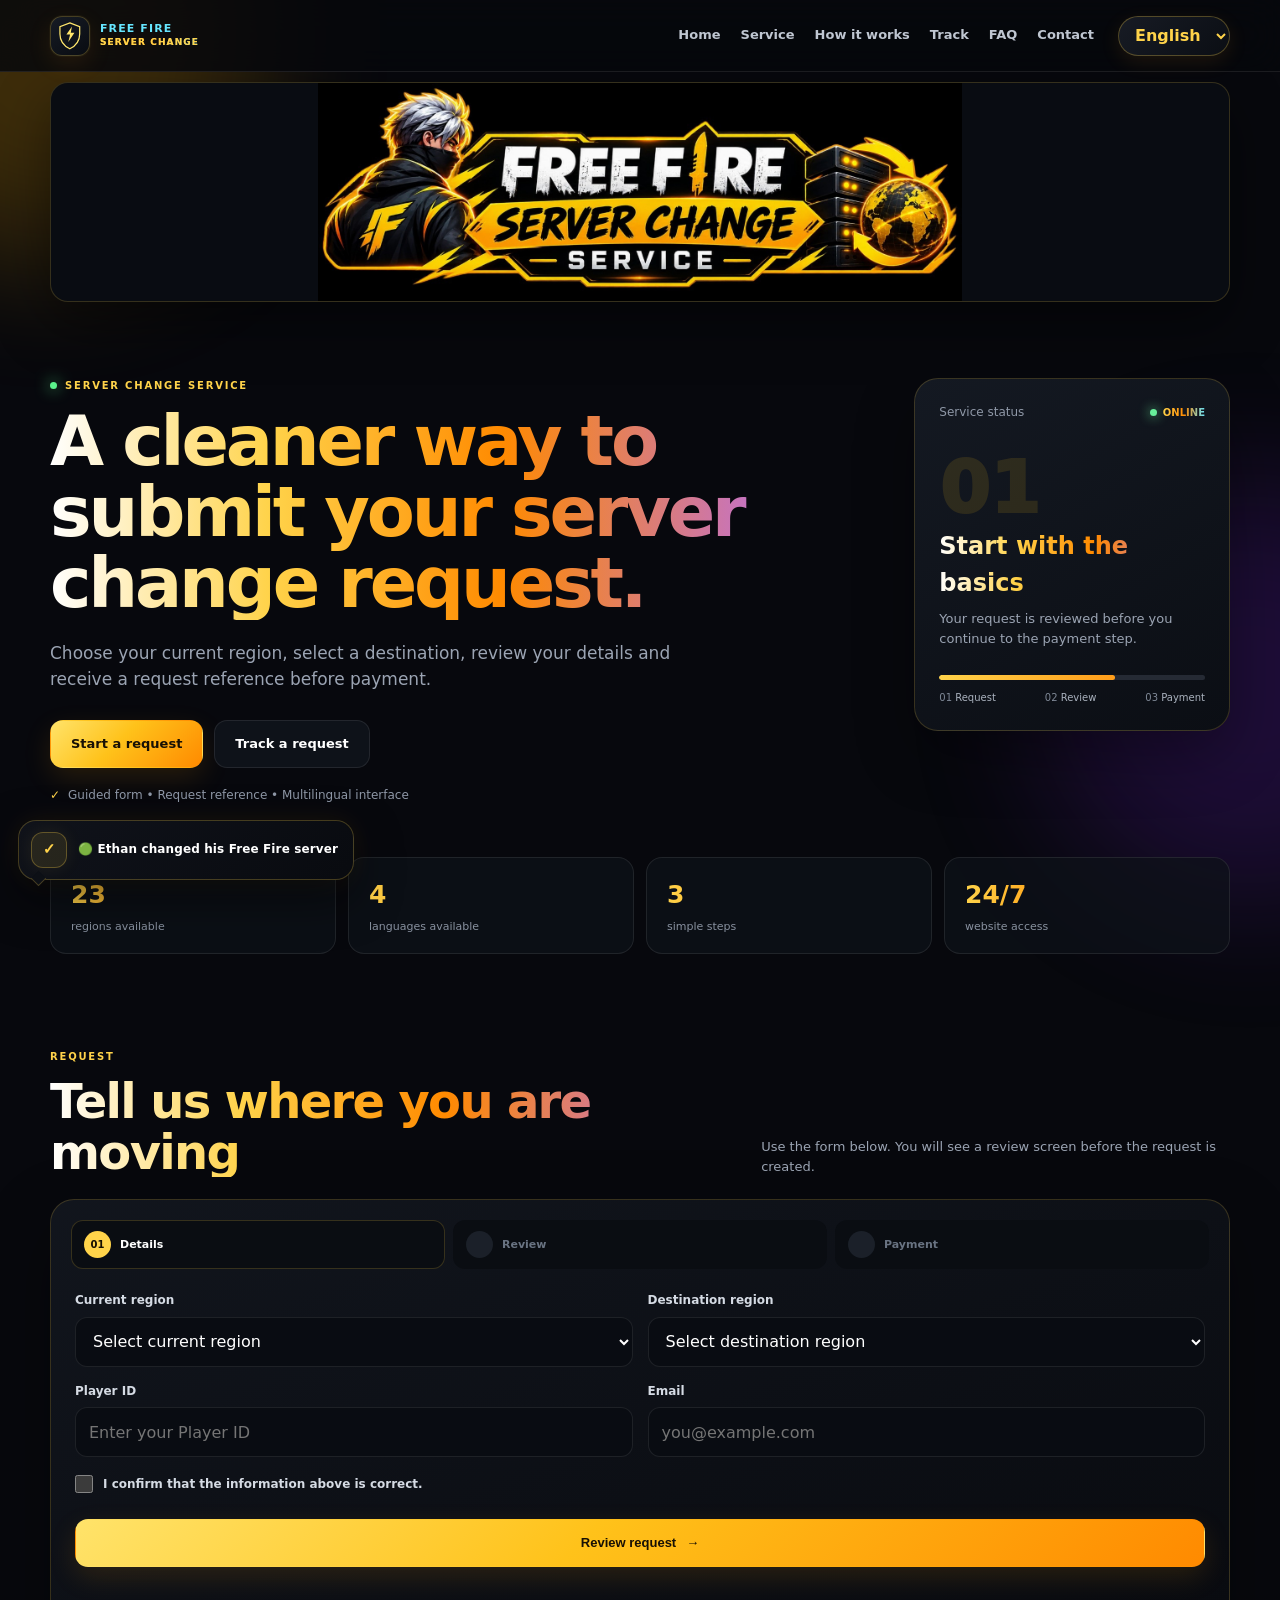
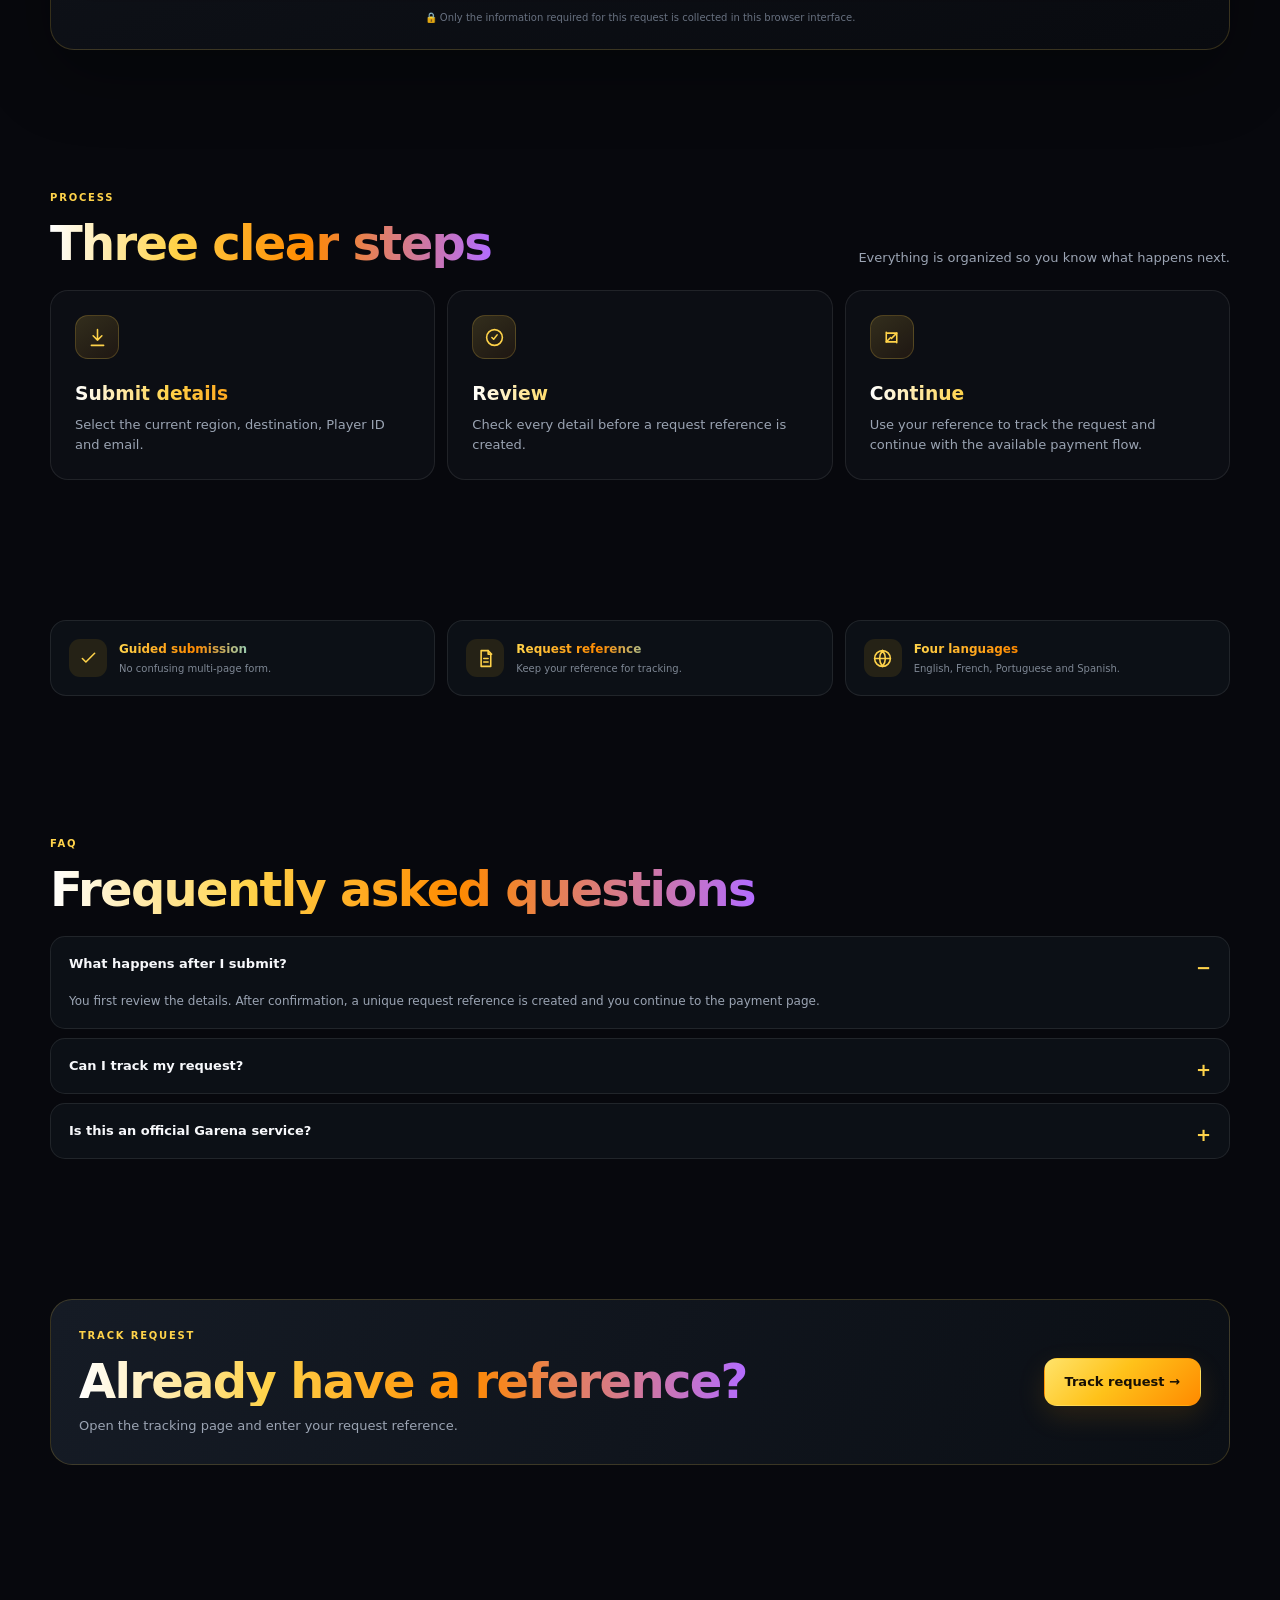
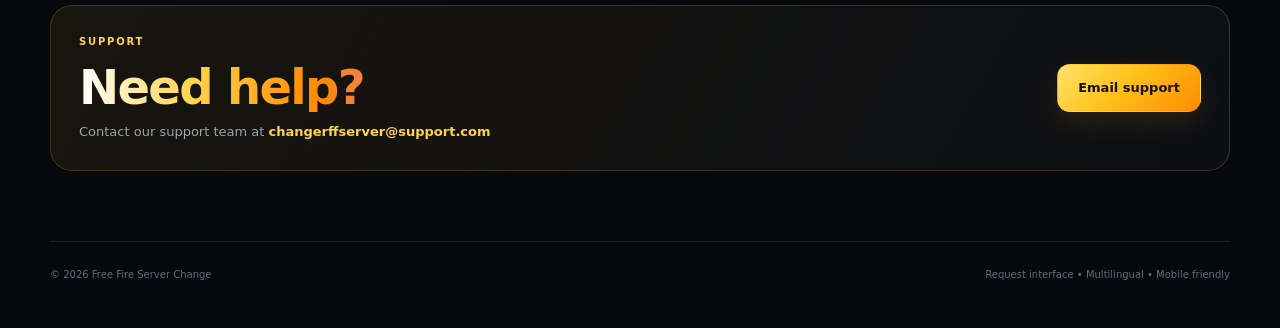
<file: index.html>
<!doctype html>
<html lang="en" dir="ltr">
<head>
<meta charset="utf-8">
<meta name="viewport" content="width=device-width,initial-scale=1,viewport-fit=cover">
<meta name="theme-color" content="#08090d">
<meta name="color-scheme" content="dark">
<meta name="description" content="A clean, multilingual interface for Free Fire server change requests.">
<title>Free Fire Server Change</title>
<link rel="stylesheet" href="style-v4.css?v=20260922-2">
<link rel="icon" type="image/jpeg" href="site-logo.jpg">
</head>
<body>
<div class="ambient ambient-a"></div><div class="ambient ambient-b"></div>
<header class="header" id="top">
  <a class="brand" href="#home" aria-label="Free Fire Server Change">
    <span class="brand-mark"><svg class="brand-svg" viewBox="0 0 48 48" aria-hidden="true"><defs><linearGradient id="lg" x1="8" y1="4" x2="40" y2="44"><stop stop-color="#FFE66B"/><stop offset=".5" stop-color="#FFC21A"/><stop offset="1" stop-color="#FF8A00"/></linearGradient></defs><path d="M24 3 40 9v12c0 10.5-6.4 19.3-16 24C14.4 40.3 8 31.5 8 21V9l16-6Z" fill="#10141B" stroke="url(#lg)" stroke-width="2"/><path d="m27.5 9-9 13h6l-3 12 10-15h-6l2-10Z" fill="url(#lg)"/></svg></span>
    <span class="brand-copy">FREE FIRE <b>SERVER CHANGE</b></span>
  </a>
  <nav id="nav" aria-label="Primary navigation">
    <a href="#home" data-i18n="home">Home</a>
    <a href="#service" data-i18n="service">Service</a>
    <a href="#how" data-i18n="how">How it works</a>
    <a href="track.html" data-i18n="trackNav">Track</a>
    <a href="#faq" data-i18n="faq">FAQ</a>
    <a href="#contact" data-i18n="contact">Contact</a>
  </nav>
  <div class="header-tools">
    <select id="language" aria-label="Language" data-i18n-aria="languageLabel">
      <option value="en">English</option><option value="fr">Français</option><option value="pt">Português</option><option value="es">Español</option>
    </select>
    <button class="menu" id="menu" aria-label="Open menu" aria-expanded="false">☰</button>
  </div>
</header>

<main id="home">
<section class="banner-wrap">
  <img class="site-banner" src="site-banner.jpg" alt="Free Fire Server Change">
</section>

<section class="hero wrap">
  <div class="hero-copy">
    <div class="eyebrow"><span class="pulse"></span><span data-i18n="eyebrow">SERVER CHANGE SERVICE</span></div>
    <h1 data-i18n="heroTitle">A cleaner way to submit your <em>server change</em> request.</h1>
    <p data-i18n="heroText">Choose your current region, select a destination, review your details and receive a request reference before payment.</p>
    <div class="actions">
      <a class="btn primary" href="#service" data-i18n="start">Start a request <span>→</span></a>
      <a class="btn ghost" href="track.html" data-i18n="trackCta">Track a request</a>
    </div>
    <div class="hero-note"><span>✓</span><span data-i18n="heroNote">Guided form • Request reference • Multilingual interface</span></div>
  </div>
  <aside class="hero-panel">
    <div class="panel-top"><span data-i18n="status">Service status</span><span class="status-pill"><i></i> <b>ONLINE</b></span></div>
    <div class="panel-number">01</div>
    <h3 data-i18n="panelTitle">Start with the basics</h3>
    <p data-i18n="panelText">Your request is reviewed before you continue to the payment step.</p>
    <div class="mini-progress"><span></span></div>
    <div class="mini-labels"><span>01 <small data-i18n="stepMini1">Request</small></span><span>02 <small data-i18n="stepMini2">Review</small></span><span>03 <small data-i18n="stepMini3">Payment</small></span></div>
  </aside>
</section>

<section class="stats wrap" aria-label="Service features">
  <div class="stat"><strong>23</strong><span data-i18n="regionsCount">regions available</span></div>
  <div class="stat"><strong>4</strong><span data-i18n="languages">languages available</span></div>
  <div class="stat"><strong>3</strong><span data-i18n="stepsCount">simple steps</span></div>
  <div class="stat"><strong>24/7</strong><span data-i18n="access">website access</span></div>
</section>

<section id="service" class="section wrap">
  <div class="section-head">
    <div><div class="eyebrow" data-i18n="serviceEyebrow">REQUEST</div><h2 data-i18n="serviceTitle">Tell us where you're moving</h2></div>
    <p data-i18n="serviceText">Use the form below. You will see a review screen before the request is created.</p>
  </div>
  <div class="request-shell">
    <div class="stepper"><span class="active"><b>01</b><i data-i18n="stepLabel1">Details</i></span><span><b>02</b><i data-i18n="stepLabel2">Review</i></span><span><b>03</b><i data-i18n="stepLabel3">Payment</i></span></div>
    <form id="requestForm" class="request-card">
      <div class="grid">
        <label><span data-i18n="current">Current region</span><select id="current" required><option value="" selected disabled data-i18n="selectCurrent">Select current region</option></select></label>
        <label><span data-i18n="destination">Destination region</span><select id="destination" required><option value="" selected disabled data-i18n="selectDestination">Select destination region</option></select></label>
        <label><span data-i18n="player">Player ID</span><input id="player" inputmode="numeric" pattern="[0-9]{5,15}" minlength="5" maxlength="15" required placeholder="Enter your Player ID" data-i18n-placeholder="playerPlaceholder"></label>
        <label><span data-i18n="email">Email</span><input id="email" type="email" autocomplete="email" required placeholder="you@example.com" data-i18n-placeholder="emailPlaceholder"></label>
      </div>
      <label class="check"><input id="confirm" type="checkbox" required><span data-i18n="confirm">I confirm that the information above is correct.</span></label>
      <button class="btn primary full" type="submit"><span data-i18n="continue">Review request</span><span>→</span></button>
      <p id="message" class="message" role="alert"></p>
      <p class="privacy-note">🔒 <span data-i18n="privacy">Only the information required for this request is collected in this browser interface.</span></p>
    </form>

    <div id="reviewPanel" class="review-panel" hidden>
      <div class="review-head"><div><div class="eyebrow" data-i18n="reviewEyebrow">REVIEW</div><h3 data-i18n="reviewTitle">Check your request</h3></div><span class="review-step">02</span></div>
      <div class="review-grid">
        <div><small data-i18n="current">Current region</small><strong id="reviewCurrent"></strong></div>
        <div><small data-i18n="destination">Destination region</small><strong id="reviewDestination"></strong></div>
        <div><small data-i18n="player">Player ID</small><strong id="reviewPlayer"></strong></div>
        <div><small data-i18n="email">Email</small><strong id="reviewEmail"></strong></div>
      </div>
      <div class="review-actions"><button id="editRequest" class="btn ghost" type="button" data-i18n="editRequest">Edit</button><button id="confirmRequest" class="btn primary" type="button" data-i18n="continuePayment">Continue to payment →</button></div>
    </div>
  </div>
</section>

<section id="how" class="section wrap">
  <div class="section-head"><div><div class="eyebrow" data-i18n="processEyebrow">PROCESS</div><h2 data-i18n="howTitle">Three clear steps</h2></div><p data-i18n="processText">Everything is organized so you know what happens next.</p></div>
  <div class="steps">
    <article><div class="step-icon"><svg viewBox="0 0 24 24" aria-hidden="true"><path d="M12 3v12m0 0 5-5m-5 5-5-5M5 21h14"/></svg></div><h3 data-i18n="step1t">Submit details</h3><p data-i18n="step1">Select the current region, destination, Player ID and email.</p></article>
    <article><div class="step-icon"><svg viewBox="0 0 24 24" aria-hidden="true"><path d="m9 12 2 2 4-5"/><circle cx="12" cy="12" r="9"/></svg></div><h3 data-i18n="step2t">Review</h3><p data-i18n="step2">Check every detail before a request reference is created.</p></article>
    <article><div class="step-icon"><svg viewBox="0 0 24 24" aria-hidden="true"><path d="M7 7h11v11"/><path d="m18 7-6 6"/><path d="M17 17H6V6"/><path d="m6 17 5-5"/></svg></div><h3 data-i18n="step3t">Continue</h3><p data-i18n="step3">Use your reference to track the request and continue with the available payment flow.</p></article>
  </div>
</section>

<section class="section wrap trust-strip">
  <div><span class="trust-icon"><svg viewBox="0 0 24 24" aria-hidden="true"><path d="m5 12 4 4L19 6"/></svg></span><div><strong data-i18n="trust1t">Guided submission</strong><small data-i18n="trust1">No confusing multi-page form.</small></div></div>
  <div><span class="trust-icon"><svg viewBox="0 0 24 24" aria-hidden="true"><path d="M7 3h8l3 3v15H7z"/><path d="M15 3v4h4M10 12h5M10 16h5"/></svg></span><div><strong data-i18n="trust2t">Request reference</strong><small data-i18n="trust2">Keep your reference for tracking.</small></div></div>
  <div><span class="trust-icon"><svg viewBox="0 0 24 24" aria-hidden="true"><circle cx="12" cy="12" r="9"/><path d="M3 12h18M12 3a14 14 0 0 1 0 18M12 3a14 14 0 0 0 0 18"/></svg></span><div><strong data-i18n="trust3t">Five languages</strong><small data-i18n="trust3">English, French, Portuguese and Spanish.</small></div></div>
</section>

<section id="faq" class="section wrap">
  <div class="section-head"><div><div class="eyebrow">FAQ</div><h2 data-i18n="faqTitle">Frequently asked questions</h2></div></div>
  <div class="faq">
    <details open><summary data-i18n="faq1q">What happens after I submit?</summary><p data-i18n="faq1a">You first review the details. After confirmation, a unique request reference is created and you continue to the payment page.</p></details>
    <details><summary data-i18n="faq2q">Can I track my request?</summary><p data-i18n="faq2a">Yes. Keep your request reference and use the Track page. Requests are stored in the shared database and can be tracked from any device.</p></details>
    <details><summary data-i18n="faq3q">Is this an official Garena service?</summary><p data-i18n="faq3a">No official affiliation with Garena is claimed by this website. Service availability depends on the actual authorized service behind the request.</p></details>
  </div>
</section>

<section id="track" class="section wrap track-section">
  <div class="track-cta"><div><div class="eyebrow" data-i18n="trackEyebrow">TRACK REQUEST</div><h2 data-i18n="trackTitle">Already have a reference?</h2><p data-i18n="trackText">Open the tracking page and enter your request reference.</p></div><a class="btn primary" href="track.html" data-i18n="trackButton">Track request →</a></div>
</section>

<section id="contact" class="section wrap">
  <div class="contact"><div><div class="eyebrow" data-i18n="contactEyebrow">SUPPORT</div><h2 data-i18n="contactTitle">Need help?</h2><p><span data-i18n="contactText">Contact our support team at</span> <a href="mailto:changerffserver@support.com">changerffserver@support.com</a></p></div><a class="btn primary" href="mailto:changerffserver@support.com?subject=Free%20Fire%20Server%20Change%20Support" data-i18n="emailSupport">✉ Email support</a></div>
</section>
</main>
<footer><span>© <span id="year"></span> Free Fire Server Change</span><span data-i18n="footer">Request interface • Multilingual • Mobile friendly</span></footer>
<script src="app-v3.js?v=20260922-2"></script>
<script src="activity.js?v=20260922-2"></script>
</body>
</html>
</file>
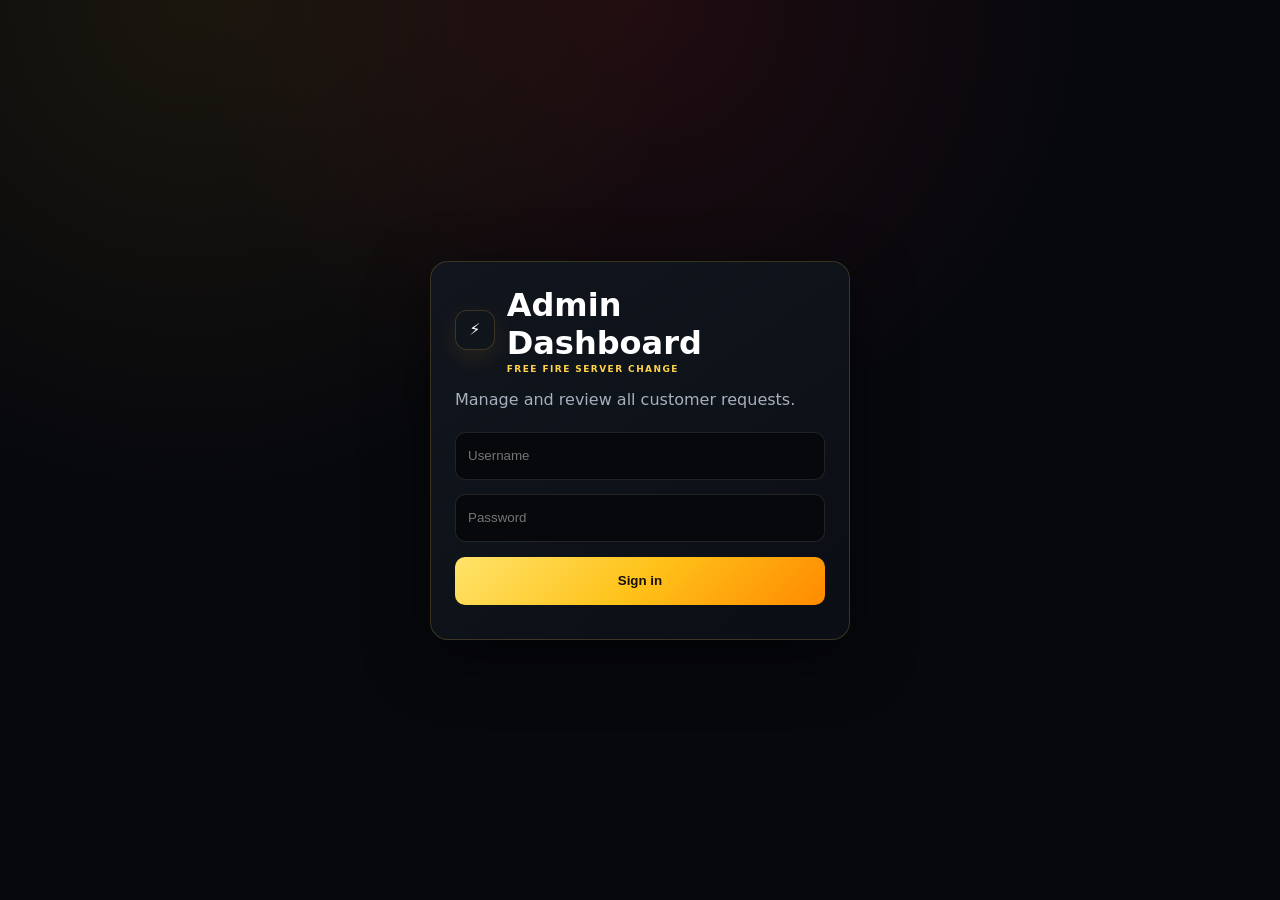
<file: admin.html>
<!doctype html>
<html lang="en"><head><meta charset="utf-8"><meta name="theme-color" content="#07080c"><meta name="viewport" content="width=device-width,initial-scale=1"><title>Admin — Free Fire Server Change</title><link rel="stylesheet" href="admin-v2.css"><link rel="icon" href="site-logo.jpg"></head>
<body><main class="login" id="login"><div class="box"><div class="admin-logo"><span class="brand-mark">⚡</span><div><h1>Admin Dashboard</h1><p class="admin-sub">FREE FIRE SERVER CHANGE</p></div></div><p>Manage and review all customer requests.</p><input id="user" placeholder="Username" autocomplete="username"><input id="pass" type="password" placeholder="Password" autocomplete="current-password"><button id="loginBtn">Sign in</button><small id="err"></small></div></main>
<main class="dash hidden" id="dash"><header><div><b>FREE FIRE SERVER CHANGE</b><span>Admin Dashboard</span></div><div><a href="index.html">Open website</a><button id="refresh">Refresh</button><button id="logout">Log out</button></div></header>
<section class="cards"><div><b id="count">0</b><span>Total requests</span></div><div><b id="pending">0</b><span>Pending review</span></div><div><b id="paid">0</b><span>Payment selected</span></div></section>
<section class="panel"><div class="panel-head"><h2>All requests</h2><div><select id="filter"><option value="all">All</option><option value="Pending">Pending</option><option value="Approved">Approved</option><option value="Completed">Completed</option><option value="Rejected">Rejected</option></select><button id="clear">Clear all</button></div></div><div id="requests"></div></section></main>
<script src="admin.js"></script></body></html>
</file>
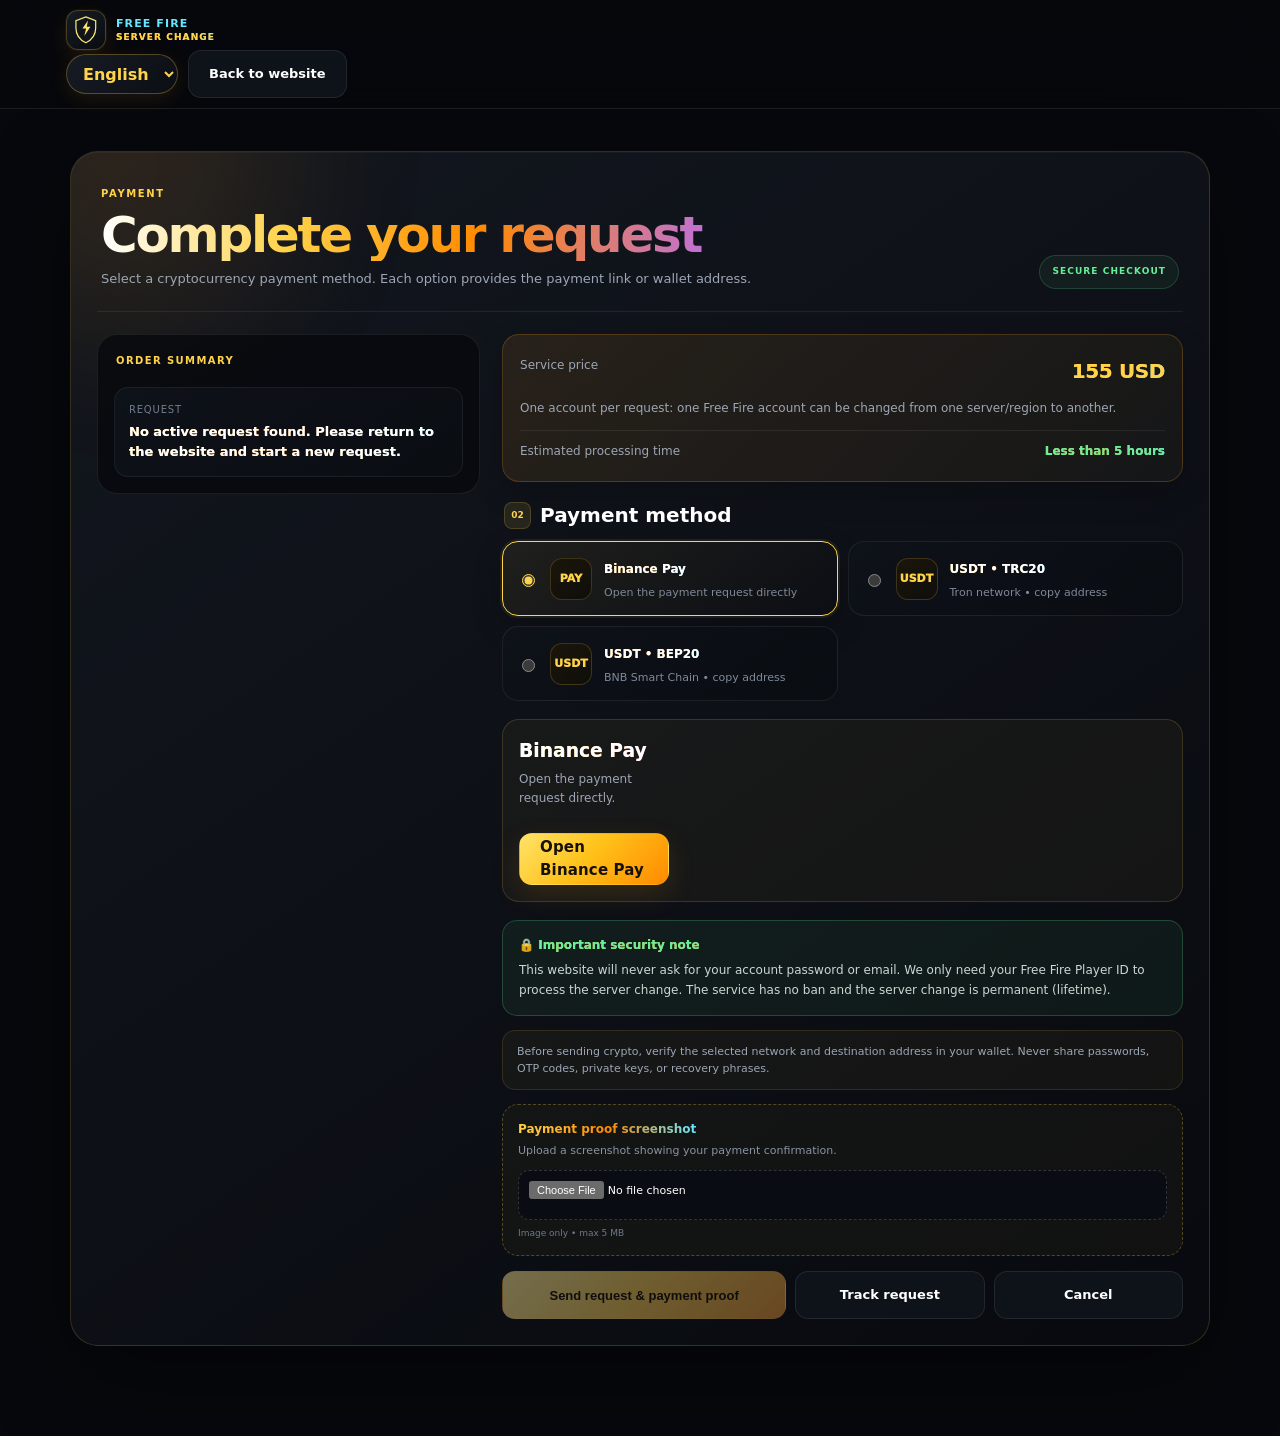
<file: payment.html>
<!doctype html>
<html lang="en">
<head>
<meta charset="utf-8"><meta name="theme-color" content="#07080c">
  <meta name="color-scheme" content="dark">
  <meta name="viewport" content="width=device-width,initial-scale=1">
<title>Payment — Changer Server Free Fire</title>
<link rel="stylesheet" href="style-v4.css">
<style>
.payment-wrap{max-width:1180px;margin:0 auto;padding:42px 20px 90px}
.payment-card{position:relative;display:grid;grid-template-columns:minmax(270px,.72fr) minmax(0,1.28fr);grid-template-areas:"head head" "summary form";gap:22px;background:linear-gradient(145deg,rgba(19,23,31,.98),rgba(8,10,15,.98));border:1px solid rgba(255,211,74,.16);border-radius:28px;padding:26px;box-shadow:0 30px 90px rgba(0,0,0,.42),inset 0 1px 0 rgba(255,255,255,.035);overflow:hidden}
.payment-card:before{content:"";position:absolute;inset:-160px auto auto -120px;width:340px;height:340px;background:rgba(255,157,26,.10);filter:blur(70px);border-radius:50%;pointer-events:none}
.payment-head{grid-area:head;position:relative;display:flex;align-items:flex-end;justify-content:space-between;gap:20px;padding:8px 4px 22px;border-bottom:1px solid rgba(255,255,255,.07)}
.payment-head .eyebrow{color:#ffd34a;font-weight:900;letter-spacing:.16em;margin-bottom:8px}
.payment-head h1{margin:0 0 8px;font-size:clamp(30px,4.5vw,50px);line-height:1.03;letter-spacing:-.045em}
.payment-head p{max-width:680px;color:#9da6b5;margin:0;font-size:13px}
.payment-head:after{content:"SECURE CHECKOUT";flex:none;padding:9px 12px;border:1px solid rgba(103,239,154,.18);border-radius:999px;background:rgba(103,239,154,.06);color:#67ef9a;font-size:9px;font-weight:900;letter-spacing:.12em}
.summary{grid-area:summary;display:grid;grid-template-columns:1fr;align-content:start;gap:10px;margin:0;padding:16px;border:1px solid rgba(255,255,255,.075);border-radius:20px;background:rgba(6,8,12,.72);position:sticky;top:92px;height:max-content}
.summary:before{content:"ORDER SUMMARY";color:#ffd34a;font-size:10px;font-weight:900;letter-spacing:.14em;padding:2px 2px 8px}
.summary div{padding:14px;border:1px solid rgba(255,255,255,.065);border-radius:14px;background:linear-gradient(145deg,#0e1219,#0a0d12);min-width:0}
.summary small{display:block;color:#737e8d;margin-bottom:5px;font-size:10px;text-transform:uppercase;letter-spacing:.08em}
.summary strong{color:#fff;display:block;font-size:13px;overflow-wrap:anywhere}
#paymentForm{grid-area:form;min-width:0}
.payment-summary-notice{margin:0 0 18px;padding:15px 17px;border:1px solid rgba(255,157,26,.22);border-radius:17px;background:linear-gradient(135deg,rgba(255,157,26,.10),rgba(255,211,74,.035));box-shadow:0 12px 30px rgba(0,0,0,.18)}
.price-line,.time-line{display:flex;justify-content:space-between;gap:14px;align-items:flex-start;padding:6px 0;color:#9da6b5;font-size:12px}
.price-line strong,.time-line strong{color:#fff;white-space:nowrap}.price-line:first-child strong{color:#ffd34a;font-size:20px;letter-spacing:-.02em}.time-line{border-top:1px solid rgba(255,255,255,.07);margin-top:6px;padding-top:11px}.time-line strong{color:#67ef9a}
fieldset legend{display:flex;align-items:center;gap:9px;margin-bottom:10px}
fieldset legend:before{content:"02";display:grid;place-items:center;width:25px;height:25px;border-radius:8px;background:rgba(255,211,74,.10);border:1px solid rgba(255,211,74,.18);color:#ffd34a;font-size:9px}
.methods{display:grid;grid-template-columns:repeat(2,minmax(0,1fr));gap:10px;margin:0 0 18px}
.method{position:relative;display:flex;align-items:center;gap:12px;padding:14px;border:1px solid rgba(255,255,255,.075);border-radius:16px;background:linear-gradient(145deg,#0e1219,#090c11);cursor:pointer;transition:.2s;min-width:0}
.method:hover{transform:translateY(-2px);border-color:rgba(255,211,74,.24);box-shadow:0 10px 25px rgba(0,0,0,.2)}
.method:has(input:checked){border-color:#ffd34a;box-shadow:0 0 0 2px rgba(255,211,74,.08),0 12px 30px rgba(0,0,0,.22);background:linear-gradient(145deg,rgba(255,211,74,.07),#0b0e14)}
.method input{width:auto;height:auto;accent-color:#ffd34a;flex:none}
.coin-icon{width:42px;height:42px;border-radius:12px;display:grid;place-items:center;background:linear-gradient(145deg,#1b160b,#0f0e0b);border:1px solid rgba(255,211,74,.18);color:#ffd34a;font-size:11px;font-weight:950;flex:0 0 42px}
.method b{color:#fff;font-size:12px}.method span{display:block;color:#7f8998;font-size:11px;margin-top:3px}
.payment-details{display:none;margin:0 0 18px;padding:16px;border:1px solid rgba(255,255,255,.075);border-radius:18px;background:#080b10}.payment-details.show{display:block}
.network-title{color:#fff;font-size:15px;font-weight:900;margin:0 0 12px}.wallet-grid{display:grid;grid-template-columns:repeat(3,minmax(0,1fr));gap:10px}
.wallet{border:1px solid rgba(255,255,255,.07);border-radius:15px;padding:12px;background:#0c1016}.wallet h3{margin:0 0 6px;color:#ffd34a;font-size:14px}.wallet .network{color:#7f8998;font-size:10px;margin-bottom:9px}
.qr-box{display:grid;place-items:center;background:#fff;border-radius:12px;padding:9px;margin-bottom:10px}.qr-box img{display:block;width:min(100%,150px);aspect-ratio:1/1}
.address{font-size:10px;line-height:1.5;color:#e9edf3;word-break:break-all;min-height:46px}.copy-btn{margin-top:8px;width:100%;padding:9px;border:1px solid rgba(255,211,74,.18);border-radius:9px;background:#17130b;color:#ffd34a;font-size:11px;font-weight:900;cursor:pointer}
.binance-box{display:none;margin:0 0 18px;padding:16px;border:1px solid rgba(255,211,74,.16);border-radius:17px;background:rgba(255,211,74,.045)}.binance-box.show{display:grid;grid-template-columns:150px 1fr;gap:16px;align-items:center}.binance-qr{background:#fff;border-radius:12px;padding:9px}.binance-qr img{display:block;width:100%;height:auto}.binance-box h3{margin:0 0 5px;color:#fff}.binance-box p{margin:0 0 12px;color:#9da6b5;font-size:12px}.binance-box a{display:inline-flex}
.support-box{margin:0 0 14px;padding:14px 16px;border-radius:15px;background:rgba(255,255,255,.025);border:1px solid rgba(255,255,255,.07);color:#aeb6c2;line-height:1.5;font-size:11px}.support-box strong{display:block;color:#fff;margin-bottom:4px;font-size:12px}.support-box a{color:#ffd34a;font-weight:900;overflow-wrap:anywhere}
.payment-note{padding:12px 14px;border-radius:13px;background:rgba(255,211,74,.045);border:1px solid rgba(255,211,74,.12);color:#9da6b5;line-height:1.55;font-size:11px}
.proof-box{margin-top:14px;padding:15px;border:1px dashed rgba(255,211,74,.28);border-radius:16px;background:rgba(255,211,74,.035)}.proof-box label{display:block;color:#fff;font-weight:900;font-size:12px}.proof-box label span{display:block;color:#8993a2;font-weight:400;margin-top:4px;font-size:11px}.proof-box input{display:block;width:100%;margin-top:10px;padding:10px;border:1px dashed rgba(255,255,255,.16);border-radius:11px;background:#090c12;color:#fff;font-size:11px}.proof-box small{display:block;color:#6f7988;margin-top:7px;font-size:9px}
.payment-actions{display:grid;grid-template-columns:1.5fr 1fr 1fr;gap:9px;margin-top:15px}.payment-actions .btn{min-height:48px}.payment-result{display:none;margin-top:14px;padding:13px;border-radius:13px;background:rgba(99,230,162,.07);border:1px solid rgba(99,230,162,.18);color:#b8f0d0;font-size:12px}.payment-result.show{display:block}
@media(max-width:900px){.payment-card{grid-template-columns:1fr;grid-template-areas:"head" "summary" "form"}.summary{position:static}.summary{grid-template-columns:repeat(2,minmax(0,1fr))}.summary:before{grid-column:1/-1}.payment-head{align-items:flex-start;flex-direction:column}.payment-head:after{align-self:flex-start}.wallet-grid{grid-template-columns:repeat(3,minmax(0,1fr))}}
@media(max-width:650px){.payment-wrap{padding:25px 12px 65px}.payment-card{padding:17px;border-radius:22px;gap:15px}.payment-head{padding:4px 2px 16px}.payment-head h1{font-size:32px}.payment-head:after{font-size:8px}.summary{grid-template-columns:1fr;padding:12px}.summary:before{grid-column:auto}.methods,.wallet-grid{grid-template-columns:1fr}.binance-box.show{grid-template-columns:1fr}.binance-qr{max-width:180px;margin:auto}.payment-actions{grid-template-columns:1fr}.payment-actions .btn{width:100%}.price-line,.time-line{flex-direction:column;gap:3px}.price-line strong,.time-line strong{white-space:normal}.proof-box input{font-size:10px}}
[dir=rtl] .payment-head{direction:rtl}[dir=rtl] .summary,[dir=rtl] #paymentForm{text-align:right}[dir=rtl] .payment-head:after{align-self:flex-start}
<style>
.proof-preview{margin-top:12px;padding:11px;border:1px solid rgba(255,211,74,.16);border-radius:14px;background:#080b10}.proof-preview-head{display:flex;justify-content:space-between;align-items:center;gap:10px;color:#ffd34a;font-size:10px;font-weight:900;text-transform:uppercase;letter-spacing:.08em}.proof-remove{border:1px solid rgba(255,255,255,.1);background:#12161e;color:#e8edf4;border-radius:9px;padding:8px 10px;font-size:10px;font-weight:800;cursor:pointer}.proof-remove:hover{border-color:rgba(255,211,74,.3);color:#ffd34a}.proof-image-wrap{margin-top:10px;display:grid;place-items:center;min-height:120px;max-height:300px;overflow:hidden;border-radius:11px;background:#05070a;border:1px solid rgba(255,255,255,.07)}.proof-image-wrap img{display:block;max-width:100%;max-height:290px;width:auto;height:auto;object-fit:contain}.proof-file{margin-top:7px;color:#788392;font-size:10px;overflow-wrap:anywhere}.proof-error{display:none;margin-top:9px;padding:9px 11px;border-radius:10px;background:rgba(255,75,53,.08);border:1px solid rgba(255,75,53,.2);color:#ff9d91;font-size:11px;line-height:1.45}.proof-error.show{display:block}.proof-box.invalid{border-color:rgba(255,75,53,.45);box-shadow:0 0 0 2px rgba(255,75,53,.05)}@media(max-width:600px){.proof-preview-head{align-items:flex-start;flex-direction:column}.proof-remove{width:100%}.proof-image-wrap{max-height:250px}.proof-image-wrap img{max-height:240px}}
</style></style>
<link rel="icon" type="image/jpeg" href="site-logo.jpg"><style>
#submitPayment:disabled,#submitPayment.disabled{opacity:.45;cursor:not-allowed;filter:grayscale(.35);transform:none;box-shadow:none}
#submitPayment:not(:disabled){opacity:1;cursor:pointer}
</style><style>
.wallet-grid .wallet{display:none}
.wallet-grid .wallet.show{display:block}
</style><style>
#details{display:none!important}
.wallet-grid{display:none!important}
</style><style>.binance-pay-btn{display:flex;align-items:center;justify-content:center;width:100%;min-height:52px;font-size:15px;font-weight:900;letter-spacing:.01em;text-decoration:none;margin-top:14px}.binance-pay-btn:hover{transform:translateY(-1px)}</style></head>
<body>
<header class="header"><div class="wrap nav"><a class="brand" href="index.php"><span class="brand-mark"><svg class="brand-svg" viewBox="0 0 48 48" aria-hidden="true"><defs><linearGradient id="lg" x1="8" y1="4" x2="40" y2="44"><stop stop-color="#FFE66B"/><stop offset=".5" stop-color="#FFC21A"/><stop offset="1" stop-color="#FF8A00"/></linearGradient></defs><path d="M24 3 40 9v12c0 10.5-6.4 19.3-16 24C14.4 40.3 8 31.5 8 21V9l16-6Z" fill="#10141B" stroke="url(#lg)" stroke-width="2"/><path d="m27.5 9-9 13h6l-3 12 10-15h-6l2-10Z" fill="url(#lg)"/></svg></span><span class="brand-copy">FREE FIRE <b>SERVER CHANGE</b></span></a><div style="display:flex;align-items:center;gap:10px"><select id="language" aria-label="Language"><option value="en">English (Official)</option><option value="fr">Français</option><option value="pt">Português</option><option value="es">Español</option></select><a class="btn ghost" href="index.php" data-i18n="back">Back to website</a></div></div></header>
<main class="payment-wrap"><section class="payment-card">
<div class="payment-head"><div><div class="eyebrow" data-i18n="payment">PAYMENT</div><h1 data-i18n="complete">Complete your request</h1><p data-i18n="intro">Select a cryptocurrency payment method. Each option provides the payment link or wallet address.</p></div></div>
<div class="summary" id="summary"></div>
<form id="paymentForm">
<div class="payment-summary-notice" role="note">
  <div class="price-line"><span data-i18n="priceTitle">Service price</span><strong>155 USD</strong></div>
  <div class="price-line"><span data-i18n="oneAccount">One account per request: one Free Fire account can be changed from one server/region to another.</span></div>
  <div class="time-line"><span data-i18n="timeTitle">Estimated processing time</span><strong data-i18n="timeValue">Less than 5 hours</strong></div>
</div>
<fieldset style="border:0;padding:0;margin:0"><legend style="color:#fff;font-size:20px;font-weight:800" data-i18n="method">Payment method</legend>
<div class="methods">
<label class="method"><input type="radio" name="method" value="Binance Pay" required checked><div class="coin-icon">PAY</div><div><b>Binance Pay</b><span data-i18n="binanceHint">Open the payment request directly</span></div></label>
<label class="method"><input type="radio" name="method" value="USDT TRC20" required><div class="coin-icon">USDT</div><div><b>USDT • TRC20</b><span data-i18n="trc20Hint">Tron network • copy address</span></div></label>
<label class="method"><input type="radio" name="method" value="USDT BEP20" required><div class="coin-icon">USDT</div><div><b>USDT • BEP20</b><span data-i18n="bep20Hint">BNB Smart Chain • copy address</span></div></label>
</div></fieldset>

<div id="binanceBox" class="binance-box show">
<div><h3 data-i18n="binancePay">Binance Pay</h3><p data-i18n="binanceText">Open the payment request directly.</p><a class="btn primary binance-pay-btn" target="_blank" rel="noopener noreferrer" href="https://app.binance.com/uni-qr/request-to-pay?billOrderId=455593971150135296&billType=request_a_payment" data-i18n="openBinance">💳 Pay with Binance Pay</a></div>
</div>

</div>

<div id="trc20Box" class="binance-box">
<div><h3>USDT • TRC20</h3><p data-i18n="trc20Text">Send USDT only on the Tron (TRC20) network.</p><div class="address" style="font-size:12px;margin:10px 0">TLh1hVkKN1Jrrn2oXWuZpCqk8wmZ7Ji5Ly</div><button type="button" class="copy-btn" data-copy="TLh1hVkKN1Jrrn2oXWuZpCqk8wmZ7Ji5Ly" data-i18n="copy">Copy address</button></div>
</div>

<div id="bep20Box" class="binance-box">
<div><h3>USDT • BEP20</h3><p data-i18n="bep20Text">Send USDT only on the BNB Smart Chain (BEP20) network.</p><div class="address" style="font-size:12px;margin:10px 0">0x3cff003f38e228c3348ac34c6358daa2e1cc6eb3</div><button type="button" class="copy-btn" data-copy="0x3cff003f38e228c3348ac34c6358daa2e1cc6eb3" data-i18n="copy">Copy address</button></div>
</div>

<div class="payment-security-note" style="margin:0 0 14px;padding:15px 16px;border:1px solid rgba(103,239,154,.22);border-radius:15px;background:rgba(103,239,154,.055);color:#c8d8d0;line-height:1.6;font-size:12px"><strong style="display:block;color:#67ef9a;margin-bottom:6px">🔒 <span data-i18n="securityTitle">Important security note</span></strong><span data-i18n="securityText">This website will never ask for your account password or email. We only need your Free Fire Player ID to process the server change. The service has no ban and the server change is permanent (lifetime).</span></div>
<div class="payment-note" data-i18n="note">Before sending crypto, verify the selected network and destination address in your wallet. Never share passwords, OTP codes, private keys, or recovery phrases.</div>
<div class="proof-box" id="proofBox">
<label for="paymentProof"><strong data-i18n="proofTitle">Payment proof screenshot</strong><span data-i18n="proofText">Upload a screenshot showing your payment confirmation.</span></label>
<input id="paymentProof" type="file" accept="image/*" required>
<div class="proof-preview" id="proofPreview" hidden>
  <div class="proof-preview-head"><span data-i18n="previewTitle">Preview</span><button type="button" class="proof-remove" id="proofRemove" data-i18n="removeProof">Remove & choose another</button></div>
  <div class="proof-image-wrap"><img id="proofImage" alt="Payment proof preview"></div>
  <div class="proof-file" id="proofFile"></div>
</div>
<div class="proof-error" id="proofError" role="alert" aria-live="polite"></div>
<small data-i18n="proofHint">Image only • max 5 MB</small>
</div><div class="payment-actions"><button id="submitPayment" class="btn primary" type="submit" data-i18n="sendRequest" disabled>Send request & payment proof</button><a class="btn ghost" href="track.html" data-i18n="trackRequest">Track request</a><a class="btn ghost" href="index.php" data-i18n="cancel">Cancel</a></div>
<div id="result" class="payment-result"></div>
</form>
</section></main>
<script>
const PT={en:{back:'Back to website',payment:'PAYMENT',complete:'Complete your request',intro:'Select a cryptocurrency payment method. Each option provides the payment link or wallet address.',method:'Payment method',tron:'Tron network',bsc:'BNB Smart Chain network',eth:'Ethereum network',binanceHint:'Open the payment request directly',bep20Hint:'BNB Smart Chain • copy address',bep20Text:'Send USDT only on the BNB Smart Chain (BEP20) network.',trc20Hint:'Tron network • copy address',trc20Text:'Send USDT only on the Tron (TRC20) network.',usdtDetails:'USDT payment details',usdtTron:'USDT • Tron',usdtBsc:'USDT • BNB Smart Chain',usdtEth:'USDT • Ethereum',copy:'Copy address',binancePay:'Binance Pay',binanceText:'Open the payment request directly.',openBinance:'Open Binance Pay',note:'Before sending crypto, verify the selected network and destination address in your wallet. Never share passwords, OTP codes, private keys, or recovery phrases.',confirmPayment:'Confirm payment method',proofTitle:'Payment proof screenshot',proofText:'Upload a screenshot showing your payment confirmation.',proofHint:'Image only • max 5 MB',proofRequired:'Please select a valid payment proof image before sending.',previewTitle:'Preview',removeProof:'Remove & choose another',proofInvalid:'Please select a valid image file.',proofTooLarge:'The image is too large. Maximum size is 5 MB.',sendRequest:'Send request & payment proof',cancel:'Cancel',request:'Request',noRequest:'No active request found. Please return to the website and start a new request.',reference:'Request reference',destination:'Destination',current:'Current region',player:'Player ID',selected:'Payment method selected',trackRequest:'Track request',priceTitle:'Service price',oneAccount:'One account per request: one Free Fire account can be changed from one server/region to another.',timeTitle:'Estimated processing time',timeValue:'Less than 5 hours',securityTitle:'Important security note',securityText:'This website will never ask for your account password or email. We only need your Free Fire Player ID to process the server change. The service has no ban and the server change is permanent (lifetime).',supportTitle:'Need help with your request?',supportText:'If you experience any issue with your request, please contact our support team at',supportEmail:'changerffserver@support.com',emailSupport:'✉ Email support'},fr:{back:'Retour au site',payment:'PAIEMENT',complete:'Finalisez votre demande',intro:'Sélectionnez un moyen de paiement en cryptomonnaie. Chaque option utilise un vrai QR code généré à partir de l’adresse de paiement ou du lien de paiement.',method:'Mode de paiement',tron:'Réseau Tron',bsc:'Réseau BNB Smart Chain',eth:'Réseau Ethereum',binanceHint:'Ouvrez la demande de paiement ou scannez son QR code',bep20Hint:'BNB Smart Chain • copiez l’adresse',bep20Text:'Envoyez les USDT uniquement sur le réseau BNB Smart Chain (BEP20).',trc20Hint:'Réseau Tron • copiez l’adresse',trc20Text:'Envoyez les USDT uniquement sur le réseau Tron (TRC20).',usdtDetails:'Détails du paiement USDT',usdtTron:'USDT • Tron',usdtBsc:'USDT • BNB Smart Chain',usdtEth:'USDT • Ethereum',copy:'Copier l’adresse',binancePay:'Binance Pay',binanceText:'Scannez le QR code avec Binance Pay ou ouvrez directement la demande de paiement.',openBinance:'Ouvrir Binance Pay',note:'Avant d’envoyer des cryptomonnaies, vérifiez le réseau et l’adresse de destination. Ne partagez jamais vos mots de passe, codes OTP, clés privées ou phrases de récupération.',confirmPayment:'Confirmer le mode de paiement',proofTitle:'Capture de preuve de paiement',proofText:'Téléversez une capture montrant la confirmation du paiement.',proofHint:'Image uniquement • 5 Mo maximum',sendRequest:'Envoyer la demande et la preuve',cancel:'Annuler',request:'Demande',noRequest:'Aucune demande active. Retournez au site et créez une nouvelle demande.',reference:'Référence de la demande',destination:'Destination',current:'Région actuelle',player:'ID joueur',selected:'Mode de paiement sélectionné',trackRequest:'Suivre la demande',priceTitle:'Prix du service',oneAccount:'Un seul compte par demande : un compte Free Fire peut être changé d’un serveur/une région vers un autre serveur/une autre région.',timeTitle:'Délai estimé de traitement',timeValue:'Moins de 5 heures',securityTitle:'Note de sécurité importante',securityText:'Ce site ne vous demandera jamais le mot de passe ou l’e-mail de votre compte. Nous avons seulement besoin de votre ID joueur Free Fire pour effectuer le changement de serveur. Le service est sans bannissement et le changement de serveur est permanent (à vie).',supportTitle:'Besoin d’aide avec votre demande ?',supportText:'Si vous rencontrez un problème avec votre demande, veuillez contacter notre équipe d’assistance à',supportEmail:'changerffserver@support.com',emailSupport:'✉ مراسلة الدعم'},ar:{back:'العودة إلى الموقع',payment:'الدفع',complete:'إكمال طلبك',intro:'اختر طريقة دفع بالعملات الرقمية. كل خيار يستخدم رمز QR فعليًا مولدًا من عنوان الدفع أو رابط الدفع.',method:'طريقة الدفع',tron:'شبكة Tron',bsc:'شبكة BNB Smart Chain',eth:'شبكة Ethereum',binanceHint:'افتح طلب الدفع أو امسح رمز QR الخاص به',bep20Hint:'BNB Smart Chain • انسخ العنوان',bep20Text:'أرسل USDT فقط عبر شبكة BNB Smart Chain (BEP20).',trc20Hint:'شبكة Tron • انسخ العنوان',trc20Text:'أرسل USDT فقط عبر شبكة Tron (TRC20).',usdtDetails:'تفاصيل دفع USDT',usdtTron:'USDT • Tron',usdtBsc:'USDT • BNB Smart Chain',usdtEth:'USDT • Ethereum',copy:'نسخ العنوان',binancePay:'Binance Pay',binanceText:'افتح طلب الدفع مباشرة.',openBinance:'فتح Binance Pay',note:'قبل إرسال العملات الرقمية، تحقق من الشبكة وعنوان الوجهة في محفظتك. لا تشارك كلمات المرور أو رموز OTP أو المفاتيح الخاصة أو عبارات الاسترداد.',confirmPayment:'تأكيد طريقة الدفع',proofTitle:'سكرين إثبات الدفع',proofText:'ارفع سكرين يظهر تأكيد الدفع.',proofHint:'صورة فقط • الحد الأقصى 5 ميغابايت',sendRequest:'إرسال الطلب وإثبات الدفع',cancel:'إلغاء',request:'الطلب',noRequest:'لا يوجد طلب نشط. ارجع إلى الموقع وابدأ طلبًا جديدًا.',reference:'رقم الطلب',destination:'الوجهة',current:'المنطقة الحالية',player:'معرّف اللاعب',selected:'تم اختيار طريقة الدفع',trackRequest:'تتبع الطلب',priceTitle:'سعر الخدمة',oneAccount:'حساب واحد لكل طلب: يمكن تغيير حساب Free Fire واحد فقط من سيرفر/منطقة إلى سيرفر/منطقة أخرى.',timeTitle:'المدة المتوقعة للمعالجة',timeValue:'أقل من 5 ساعات',securityTitle:'ملاحظة أمنية مهمة',securityText:'هذا الموقع لن يطلب منك أبدًا كلمة سر الحساب أو البريد الإلكتروني. نحتاج فقط إلى معرّف لاعب Free Fire لإجراء تغيير السيرفر. الخدمة بدون باند وتغيير السيرفر دائم مدى الحياة.',supportTitle:'تحتاج إلى مساعدة في طلبك؟',supportText:'إذا واجهت أي مشكلة في طلبك، يرجى التواصل مع فريق الدعم عبر',supportEmail:'changerffserver@support.com',emailSupport:'✉ Contactar o suporte'},pt:{back:'Voltar ao site',payment:'PAGAMENTO',complete:'Conclua sua solicitação',intro:'Selecione um método de pagamento em criptomoeda. Cada opção usa um QR code real gerado a partir do endereço ou link de pagamento.',method:'Método de pagamento',tron:'Rede Tron',bsc:'Rede BNB Smart Chain',eth:'Rede Ethereum',binanceHint:'Abra a solicitação de pagamento ou escaneie seu QR code',bep20Hint:'BNB Smart Chain • copie o endereço',bep20Text:'Envie USDT somente pela rede BNB Smart Chain (BEP20).',trc20Hint:'Rede Tron • copie o endereço',trc20Text:'Envie USDT somente pela rede Tron (TRC20).',usdtDetails:'Detalhes do pagamento USDT',usdtTron:'USDT • Tron',usdtBsc:'USDT • BNB Smart Chain',usdtEth:'USDT • Ethereum',copy:'Copiar endereço',binancePay:'Binance Pay',binanceText:'Escaneie o QR code com Binance Pay ou abra a solicitação de pagamento diretamente.',openBinance:'Abrir Binance Pay',note:'Antes de enviar criptomoedas, verifique a rede e o endereço de destino. Nunca compartilhe senhas, códigos OTP, chaves privadas ou frases de recuperação.',confirmPayment:'Confirmar método de pagamento',proofTitle:'Captura de comprovante de pagamento',proofText:'Envie uma captura mostrando a confirmação do pagamento.',proofHint:'Somente imagem • máximo 5 MB',sendRequest:'Enviar solicitação e comprovante',cancel:'Cancelar',request:'Solicitação',noRequest:'Nenhuma solicitação ativa. Volte ao site e inicie uma nova solicitação.',reference:'Referência da solicitação',destination:'Destino',current:'Região atual',player:'ID do jogador',selected:'Método de pagamento selecionado',trackRequest:'Acompanhar solicitação',priceTitle:'Preço do serviço',oneAccount:'Uma conta por solicitação: uma conta do Free Fire pode ser alterada de um servidor/região para outro servidor/região.',timeTitle:'Tempo estimado de processamento',timeValue:'Menos de 5 horas',securityTitle:'Aviso de segurança importante',securityText:'Este site nunca solicitará a senha ou o e-mail da sua conta. Precisamos apenas do seu ID de jogador do Free Fire para realizar a troca de servidor. O serviço não causa banimento e a troca de servidor é permanente (vitalícia).',supportTitle:'Precisa de ajuda com sua solicitação?',supportText:'Se você tiver algum problema com seu pedido, entre em contato com nossa equipe de suporte em',supportEmail:'changerffserver@support.com'},es:{back:'Volver al sitio',payment:'PAGO',complete:'Completa tu solicitud',intro:'Selecciona un método de pago con criptomonedas. Cada opción utiliza un código QR real generado a partir de la dirección o del enlace de pago.',method:'Método de pago',tron:'Red Tron',bsc:'Red BNB Smart Chain',eth:'Red Ethereum',binanceHint:'Abre la solicitud de pago o escanea su código QR',bep20Hint:'BNB Smart Chain • copia la dirección',bep20Text:'Envía USDT únicamente por la red BNB Smart Chain (BEP20).',trc20Hint:'Red Tron • copia la dirección',trc20Text:'Envía USDT únicamente por la red Tron (TRC20).',usdtDetails:'Detalles del pago USDT',usdtTron:'USDT • Tron',usdtBsc:'USDT • BNB Smart Chain',usdtEth:'USDT • Ethereum',copy:'Copiar dirección',binancePay:'Binance Pay',binanceText:'Escanea el código QR con Binance Pay o abre directamente la solicitud de pago.',openBinance:'Abrir Binance Pay',note:'Antes de enviar criptomonedas, verifica la red y la dirección de destino. Nunca compartas contraseñas, códigos OTP, claves privadas ni frases de recuperación.',confirmPayment:'Confirmar método de pago',proofTitle:'Captura de comprobante de pago',proofText:'Sube una captura que muestre la confirmación del pago.',proofHint:'Solo imagen • máximo 5 MB',sendRequest:'Enviar solicitud y comprobante',cancel:'Cancelar',request:'Solicitud',noRequest:'No hay ninguna solicitud activa. Vuelve al sitio e inicia una nueva solicitud.',reference:'Referencia de solicitud',destination:'Destino',current:'Región actual',player:'ID del jugador',selected:'Método de pago seleccionado',trackRequest:'Seguir solicitud',priceTitle:'Precio del servicio',oneAccount:'Una cuenta por solicitud: una cuenta de Free Fire puede cambiarse de un servidor/región a otro servidor/región.',timeTitle:'Tiempo estimado de procesamiento',timeValue:'Menos de 5 horas',securityTitle:'Aviso de seguridad importante',securityText:'Este sitio nunca te pedirá la contraseña ni el correo electrónico de tu cuenta. Solo necesitamos tu ID de jugador de Free Fire para realizar el cambio de servidor. El servicio no causa baneo y el cambio de servidor es permanente (de por vida).',supportTitle:'¿Necesitas ayuda con tu solicitud?',supportText:'Si tienes algún problema con tu solicitud, contacta con nuestro equipo de soporte en',supportEmail:'changerffserver@support.com',emailSupport:'✉ Contactar soporte'}};
function applyPayLang(v){const t=PT[v]||PT.en;document.documentElement.lang=v;document.documentElement.dir=v==='ar'?'rtl':'ltr';document.querySelectorAll('[data-i18n]').forEach(e=>{if(t[e.dataset.i18n])e.textContent=t[e.dataset.i18n]});localStorage.setItem('siteLang',v);renderSummary(t)}
const requestedRef=new URLSearchParams(location.search).get('ref')?.trim().toUpperCase()||'';
const summary=document.getElementById('summary');
let req=null;
function safeJson(value,fallback){try{return JSON.parse(value??'')}catch{return fallback}}
function getLocalRequest(ref){
  const localReq=safeJson(localStorage.getItem('currentRequest'),null);
  const stored=safeJson(localStorage.getItem('requests'),[]);
  const list=Array.isArray(stored)?stored:[];
  return list.find(x=>String(x?.ref||'').toUpperCase()===ref)||(
    localReq&&String(localReq.ref||'').toUpperCase()===ref?localReq:null
  );
}
function escapeHtml(v){return String(v??'').replace(/[&<>"']/g,c=>({'&':'&amp;','<':'&lt;','>':'&gt;','"':'&quot;',"'":'&#39;'}[c]))}
function renderSummary(t){
  if(!summary)return;
  if(!req){summary.innerHTML='<div style="grid-column:1/-1"><small>'+t.request+'</small><strong>'+t.noRequest+'</strong></div>';return}
  summary.innerHTML='<div><small>'+t.reference+'</small><strong>'+escapeHtml(req.ref)+'</strong></div><div><small>'+t.destination+'</small><strong>'+escapeHtml(req.destination)+'</strong></div><div><small>'+t.current+'</small><strong>'+escapeHtml(req.current)+'</strong></div><div><small>'+t.player+'</small><strong>'+escapeHtml(req.player)+'</strong></div>'
}
async function getSupabaseKey(){
  const txt=await fetch('visitors.js',{cache:'no-store'}).then(r=>{if(!r.ok)throw Error('Payment service is unavailable');return r.text()});
  const m=txt.match(/anonKey\s*=\s*"([^"]+)"/);
  if(!m)throw Error('Payment service is unavailable');
  return m[1]
}
async function loadRequest(){
  if(!requestedRef){req=getLocalRequest('');return}
  try{
    const key=await getSupabaseKey();
    const base='https://ezooggzcdybssxsukkxn.supabase.co';
    const res=await fetch(base+'/rest/v1/requests?reference=eq.'+encodeURIComponent(requestedRef)+'&select=reference,current_region,destination_region,player_id,email,status,payment_method,payment_status,payment_proof_url,created_at',{headers:{apikey:key,Authorization:'Bearer '+key},cache:'no-store'});
    if(res.ok){
      const rows=await res.json();
      if(Array.isArray(rows)&&rows[0]){
        const row=rows[0];
        req={ref:row.reference,current:row.current_region,destination:row.destination_region,player:row.player_id,email:row.email,status:row.status,paymentMethod:row.payment_method,paymentStatus:row.payment_status,paymentProofUrl:row.payment_proof_url,created:row.created_at};
        localStorage.setItem('currentRequest',JSON.stringify(req));
        return;
      }
    }
  }catch{}
  req=getLocalRequest(requestedRef);
}
loadRequest().then(()=>renderSummary(PT[localStorage.getItem('siteLang')||'en']||PT.en)).catch(()=>{});
const lang=document.getElementById('language');lang.value=localStorage.getItem('siteLang')||'en';lang.addEventListener('change',e=>applyPayLang(e.target.value));applyPayLang(lang.value);
const proofInput=document.getElementById('paymentProof'),proofPreview=document.getElementById('proofPreview'),proofImage=document.getElementById('proofImage'),proofFile=document.getElementById('proofFile'),proofError=document.getElementById('proofError'),proofBox=document.getElementById('proofBox'),proofRemove=document.getElementById('proofRemove');let proofObjectUrl='';
function setProofError(message){proofError.textContent=message||'';proofError.classList.toggle('show',!!message);proofBox.classList.toggle('invalid',!!message)}
function resetProof(){if(proofObjectUrl){URL.revokeObjectURL(proofObjectUrl);proofObjectUrl=''}proofInput.value='';proofImage.removeAttribute('src');proofFile.textContent='';proofPreview.hidden=true;setProofError('')}
proofInput.addEventListener('change',()=>{const t=PT[localStorage.getItem('siteLang')||'en']||PT.en;const file=proofInput.files[0];if(!file){resetProof();return}if(!file.type.startsWith('image/')){setProofError(t.proofInvalid||'Please select an image file.');resetProof();return}if(file.size>5*1024*1024){setProofError(t.proofTooLarge||'The image is too large. Maximum size is 5 MB.');resetProof();return}setProofError('');if(proofObjectUrl)URL.revokeObjectURL(proofObjectUrl);proofObjectUrl=URL.createObjectURL(file);proofImage.src=proofObjectUrl;proofFile.textContent=file.name+' • '+(file.size/1024/1024).toFixed(2)+' MB';proofPreview.hidden=false});
const submitPayment=document.getElementById('submitPayment');
function syncProofButton(){const file=proofInput.files[0];const valid=!!file&&file.type.startsWith('image/')&&file.size<=5*1024*1024;submitPayment.disabled=!valid;submitPayment.classList.toggle('disabled',!valid)}
proofInput.addEventListener('change',syncProofButton);
proofRemove.addEventListener('click',()=>{resetProof();syncProofButton();proofInput.click()});
syncProofButton();
const details=document.getElementById('details'),binanceBox=document.getElementById('binanceBox'),trc20Box=document.getElementById('trc20Box'),bep20Box=document.getElementById('bep20Box'),wallets=document.querySelectorAll('[data-wallet-method]');
function updatePaymentMethod(method){
  if(details) details.classList.toggle('show',method!=='Binance Pay'&&method!=='USDT TRC20'&&method!=='USDT BEP20');
  binanceBox.classList.toggle('show',method==='Binance Pay');
  trc20Box.classList.toggle('show',method==='USDT TRC20');
  bep20Box.classList.toggle('show',method==='USDT BEP20');
  wallets.forEach(w=>w.classList.toggle('show',w.dataset.walletMethod===method));
}
updatePaymentMethod(document.querySelector('input[name="method"]:checked')?.value||'Binance Pay');
wallets.forEach(w=>w.classList.remove('show'));
document.querySelectorAll('input[name="method"]').forEach(r=>r.addEventListener('change',()=>{if(r.checked)updatePaymentMethod(r.value)}));
document.querySelectorAll('[data-copy]').forEach(b=>b.addEventListener('click',async()=>{const t=PT[localStorage.getItem('siteLang')||'en']||PT.en;try{await navigator.clipboard.writeText(b.dataset.copy);b.textContent=t.copy+' ✓';setTimeout(()=>b.textContent=t.copy,1200)}catch{b.textContent=t.copy}}));
async function getSupabaseKey(){const txt=await fetch('visitors.js').then(r=>r.text());const m=txt.match(/anonKey\s*=\s*"([^"]+)"/);if(!m)throw Error('Payment service is unavailable');return m[1]}
document.getElementById('paymentForm').addEventListener('submit',async e=>{e.preventDefault();if(!req)return;const proof=document.getElementById('paymentProof').files[0],method=new FormData(e.target).get('method'),t=PT[localStorage.getItem('siteLang')||'en']||PT.en;if(!method){alert(t.method);return}if(!proof||!proof.type.startsWith('image/')){setProofError(t.proofRequired||'Please select a valid payment proof image before sending.');syncProofButton();return}if(proof.size>5*1024*1024){setProofError(t.proofTooLarge);syncProofButton();return}const btn=e.target.querySelector('button[type="submit"]');btn.disabled=true;try{const key=await getSupabaseKey(),base='https://ezooggzcdybssxsukkxn.supabase.co',h={apikey:key,Authorization:'Bearer '+key,'Content-Type':'application/json'},row={reference:req.ref,current_region:req.current,destination_region:req.destination,player_id:req.player,email:req.email,status:'Pending',payment_method:method,payment_status:'Proof submitted'};let rr=await fetch(base+'/rest/v1/requests?reference=eq.'+encodeURIComponent(req.ref),{headers:h});let found=await rr.json();if(!Array.isArray(found)||!found.length){const cr=await fetch(base+'/rest/v1/requests',{method:'POST',headers:{...h,Prefer:'return=minimal'},body:JSON.stringify(row)});if(!cr.ok)throw Error('Could not send request')}else{const ur=await fetch(base+'/rest/v1/requests?reference=eq.'+encodeURIComponent(req.ref),{method:'PATCH',headers:{...h,Prefer:'return=minimal'},body:JSON.stringify({payment_method:method,status:'Pending',payment_status:'Proof submitted'})});if(!ur.ok)throw Error('Could not update request')}const path=encodeURIComponent(req.ref)+'-'+Date.now()+'.'+(proof.name.split('.').pop()||'jpg');const up=await fetch(base+'/storage/v1/object/payment-proofs/'+path,{method:'POST',headers:{apikey:key,Authorization:'Bearer '+key,'x-upsert':'true','Content-Type':proof.type},body:proof});if(!up.ok)throw Error('Could not upload proof');const proofUrl=base+'/storage/v1/object/public/payment-proofs/'+path;const pr=await fetch(base+'/rest/v1/requests?reference=eq.'+encodeURIComponent(req.ref),{method:'PATCH',headers:{...h,Prefer:'return=minimal'},body:JSON.stringify({payment_proof_url:proofUrl,payment_status:'Proof submitted',status:'Pending'})});if(!pr.ok)throw Error('Could not save proof');const updated={...req,paymentMethod:method,paymentStatus:'Proof submitted',status:'Pending',paymentProofUrl:proofUrl};localStorage.setItem('currentRequest',JSON.stringify(updated));let list=[];try{const parsed=JSON.parse(localStorage.getItem('requests')||'[]');list=Array.isArray(parsed)?parsed:[]}catch{}const i=list.findIndex(x=>x?.ref===req.ref);if(i>=0){list[i]=updated;localStorage.setItem('requests',JSON.stringify(list))}document.getElementById('result').textContent='✓ '+t.sendRequest+'.';document.getElementById('result').classList.add('show');e.target.reset()}catch(err){alert(err.message)}finally{btn.disabled=false}});
</script>
</body></html>
</file>
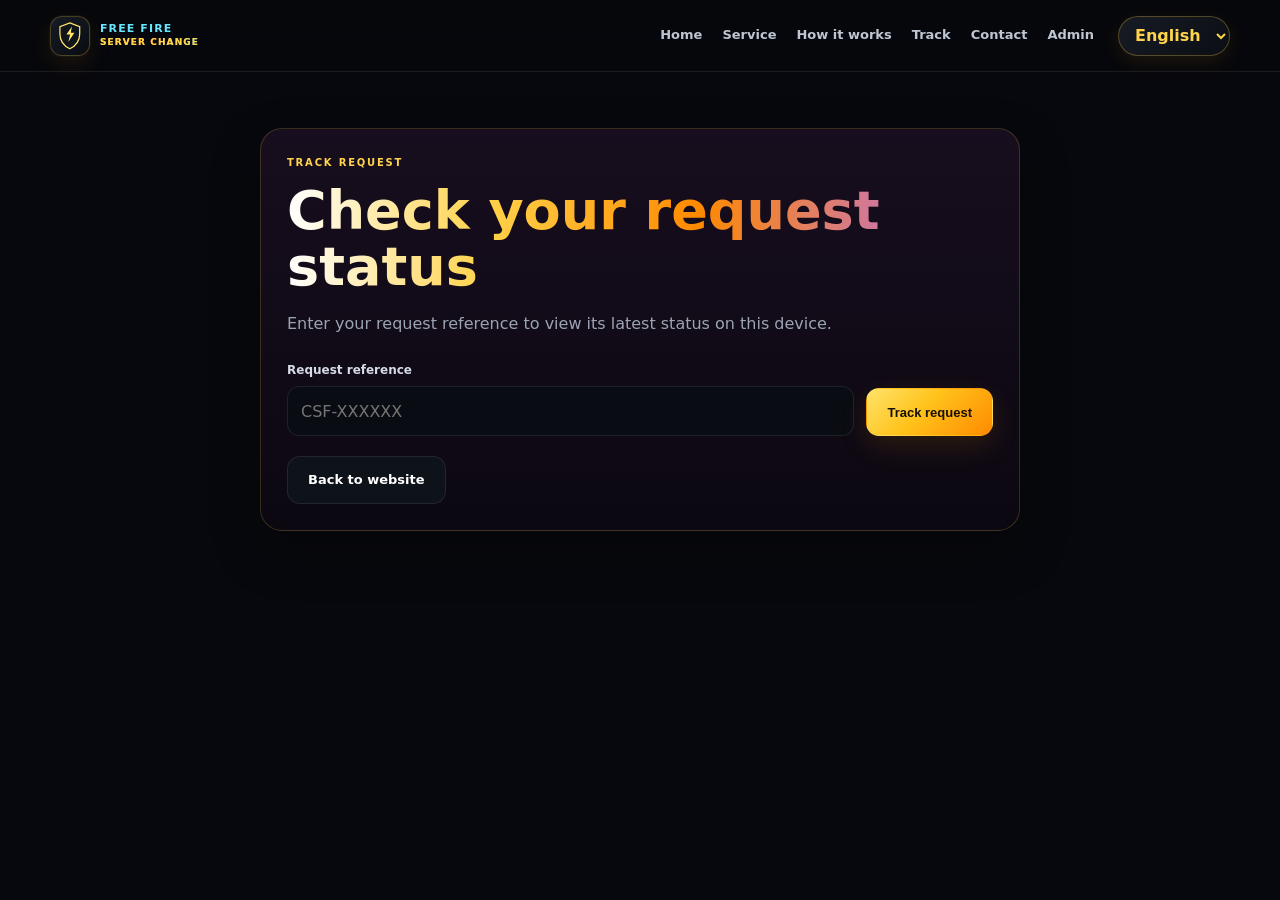
<file: track.html>
<!doctype html>
<html lang="en" dir="ltr">
<head>
<meta charset="utf-8"><meta name="theme-color" content="#07080c">
  <meta name="color-scheme" content="dark">
  <meta name="viewport" content="width=device-width,initial-scale=1">
<meta name="description" content="Track a Changer Server Free Fire request reference.">
<title>Track Request — Changer Server Free Fire</title>
<link rel="stylesheet" href="style-v4.css"><link rel="icon" type="image/jpeg" href="site-logo.jpg">
<style>
.track-page{width:min(calc(100% - 24px),760px);margin:auto;padding:56px 0 90px}.track-card-page{padding:26px;background:linear-gradient(180deg,rgba(24,14,31,.97),rgba(12,8,17,.98));border:1px solid var(--line);border-radius:22px;box-shadow:0 20px 50px rgba(0,0,0,.25)}.track-card-page h1{font-size:clamp(32px,7vw,54px);line-height:1.05;margin:8px 0 12px}.track-card-page p{color:var(--muted)}.track-form{display:grid;grid-template-columns:1fr auto;gap:12px;align-items:end;margin-top:24px}.result{display:none;margin-top:18px}.result.show{display:grid;grid-template-columns:repeat(2,1fr);gap:10px}.result>div{padding:14px;border:1px solid rgba(255,255,255,.08);border-radius:13px;background:#0b0710}.result small{display:block;color:#8f8596;margin-bottom:5px}.result strong{display:block;overflow-wrap:anywhere}.not-found{padding:15px;border:1px solid rgba(255,100,100,.2);border-radius:12px;color:#ffb5b5;background:rgba(255,70,70,.06)}@media(max-width:600px){.track-page{padding:30px 0 60px}.track-card-page{padding:18px}.track-form,.result.show{grid-template-columns:1fr}.track-form .btn{width:100%}}
</style>
</head>
<body>
<header class="header"><a class="brand" href="index.php"><span class="brand-mark"><svg class="brand-svg" viewBox="0 0 48 48" aria-hidden="true"><defs><linearGradient id="lg" x1="8" y1="4" x2="40" y2="44"><stop stop-color="#FFE66B"/><stop offset=".5" stop-color="#FFC21A"/><stop offset="1" stop-color="#FF8A00"/></linearGradient></defs><path d="M24 3 40 9v12c0 10.5-6.4 19.3-16 24C14.4 40.3 8 31.5 8 21V9l16-6Z" fill="#10141B" stroke="url(#lg)" stroke-width="2"/><path d="m27.5 9-9 13h6l-3 12 10-15h-6l2-10Z" fill="url(#lg)"/></svg></span><span class="brand-copy">FREE FIRE <b>SERVER CHANGE</b></span></a><nav id="nav"><a href="index.php#home" data-i18n="home">Home</a><a href="index.php#service" data-i18n="service">Service</a><a href="index.php#how" data-i18n="how">How it works</a><a href="index.php#track" data-i18n="trackNav">Track</a><a href="index.php#contact" data-i18n="contact">Contact</a><a class="admin-link" href="admin.html" data-i18n="admin">Admin</a></nav><select id="language" aria-label="Language"><option value="en">English (Official)</option><option value="fr">Français</option><option value="pt">Português</option><option value="es">Español</option></select><button class="menu" id="menu" aria-label="Open menu">☰</button></header>
<main class="track-page"><section class="track-card-page"><div class="eyebrow" data-i18n="trackEyebrow">TRACK REQUEST</div><h1 data-i18n="trackTitle">Check your request status</h1><p data-i18n="trackText">Enter your request reference to view its latest status on this device.</p><div class="track-form"><label><span data-i18n="referenceLabel">Request reference</span><input id="ref" placeholder="CSF-XXXXXX" autocomplete="off"></label><button id="btn" class="btn primary" type="button" data-i18n="trackButton">Track request</button></div><div id="result" class="result" aria-live="polite"></div><div class="actions" style="margin-top:20px"><a class="btn ghost" href="index.php" data-i18n="backHome">Back to website</a></div></section></main>
<script>
const X={en:{home:'Home',service:'Service',how:'How it works',trackNav:'Track',contact:'Contact',admin:'Admin',trackEyebrow:'TRACK REQUEST',trackTitle:'Check your request status',trackText:'Enter your request reference to view its latest status on this device.',referenceLabel:'Request reference',trackButton:'Track request',backHome:'Back to website',notFound:'No request found with this reference.',statusLabel:'Status',createdLabel:'Created',current:'Current region',destination:'Destination region',player:'Player ID',paymentLabel:'Payment'},fr:{home:'Accueil',service:'Service',how:'Fonctionnement',trackNav:'Suivre',contact:'Contact',admin:'Admin',trackEyebrow:'SUIVRE LA DEMANDE',trackTitle:'Vérifiez le statut de votre demande',trackText:'Entrez votre référence pour voir le dernier statut sur cet appareil.',referenceLabel:'Référence de la demande',trackButton:'Suivre la demande',backHome:'Retour au site',notFound:'Aucune demande trouvée avec cette référence.',statusLabel:'Statut',createdLabel:'Créée le',current:'Région actuelle',destination:'Région de destination',player:'ID joueur',paymentLabel:'Paiement'} ,pt:{home:'Início',service:'Serviço',how:'Como funciona',trackNav:'Acompanhar',contact:'Contato',admin:'Admin',trackEyebrow:'ACOMPANHAR SOLICITAÇÃO',trackTitle:'Verifique o status da solicitação',trackText:'Digite a referência para ver o status mais recente neste dispositivo.',referenceLabel:'Referência da solicitação',trackButton:'Acompanhar solicitação',backHome:'Voltar ao site',notFound:'Nenhuma solicitação encontrada com esta referência.',statusLabel:'Status',createdLabel:'Criada em',current:'Região atual',destination:'Região de destino',player:'ID do jogador',paymentLabel:'Pagamento'},es:{home:'Inicio',service:'Servicio',how:'Cómo funciona',trackNav:'Seguimiento',contact:'Contacto',admin:'Admin',trackEyebrow:'SEGUIMIENTO',trackTitle:'Consulta el estado de tu solicitud',trackText:'Introduce la referencia para ver el último estado guardado en este dispositivo.',referenceLabel:'Referencia de solicitud',trackButton:'Seguir solicitud',backHome:'Volver al sitio',notFound:'No se encontró ninguna solicitud con esta referencia.',statusLabel:'Estado',createdLabel:'Creada',current:'Región actual',destination:'Región de destino',player:'ID del jugador',paymentLabel:'Pago'}};
function langApply(l){const t=X[l]||X.en;document.documentElement.lang=l;document.documentElement.dir=l==='ar'?'rtl':'ltr';document.querySelectorAll('[data-i18n]').forEach(e=>{if(t[e.dataset.i18n])e.textContent=t[e.dataset.i18n]});localStorage.setItem('siteLang',l)}
const sel=document.getElementById('language');sel.value=localStorage.getItem('siteLang')||'en';sel.addEventListener('change',e=>langApply(e.target.value));langApply(sel.value);document.getElementById('menu').addEventListener('click',()=>document.querySelector('.header').classList.toggle('open'));
function esc(v){return String(v??'').replace(/[&<>"']/g,c=>({'&':'&amp;','<':'&lt;','>':'&gt;','"':'&quot;',"'":'&#39;'}[c]))}
async function getSupabaseKey(){const txt=await fetch('visitors.js').then(r=>r.text());const m=txt.match(/anonKey\s*=\s*"([^"]+)"/);if(!m)throw Error('Tracking service unavailable');return m[1]}
async function show(){const l=localStorage.getItem('siteLang')||'en',t=X[l]||X.en,k=document.getElementById('ref').value.trim().toUpperCase(),out=document.getElementById('result');if(!k){out.className='result show';out.innerHTML='<div class="not-found" style="grid-column:1/-1">'+t.notFound+'</div>';return}let r=null;try{const key=await getSupabaseKey();const res=await fetch('https://ezooggzcdybssxsukkxn.supabase.co/rest/v1/requests?reference=eq.'+encodeURIComponent(k)+'&select=reference,current_region,destination_region,player_id,email,status,payment_method,payment_status,created_at',{headers:{apikey:key,Authorization:'Bearer '+key}});if(res.ok){const rows=await res.json();r=Array.isArray(rows)&&rows[0]?rows[0]:null}}catch{}if(!r){let list=[];try{const parsed=JSON.parse(localStorage.getItem('requests')||'[]');list=Array.isArray(parsed)?parsed:[]}catch{}r=list.find(x=>String(x?.ref||'').toUpperCase()===k)||null}if(!r){out.className='result show';out.innerHTML='<div class="not-found" style="grid-column:1/-1">'+t.notFound+'</div>';return}let d='';try{d=new Date(r.created_at||r.created).toLocaleString(l,{dateStyle:'medium',timeStyle:'short'})}catch{d=r.created_at||r.created||''}out.className='result show';out.innerHTML='<div><small>'+t.statusLabel+'</small><strong>'+esc(r.status||'Received')+'</strong></div><div><small>'+t.createdLabel+'</small><strong>'+esc(d)+'</strong></div><div><small>'+t.current+'</small><strong>'+esc(r.current_region||r.current)+'</strong></div><div><small>'+t.destination+'</small><strong>'+esc(r.destination_region||r.destination)+'</strong></div><div><small>'+t.player+'</small><strong>'+esc(r.player_id||r.player)+'</strong></div><div><small>'+t.paymentLabel+'</small><strong>'+esc(r.payment_method||r.paymentMethod||'—')+'</strong></div>}document.getElementById('btn').addEventListener('click',()=>show().catch(()=>{}));document.getElementById('ref').addEventListener('keydown',e=>{if(e.key==='Enter'){e.preventDefault();show()}});const q=new URLSearchParams(location.search).get('ref');if(q){document.getElementById('ref').value=q;show().catch(()=>{})}
</script>
</body></html>
</file>
<file: style-v4.css>
:root{--bg:#07080d;--panel:#0d1017;--panel2:#11151e;--text:#f7f8fb;--muted:#9ba4b3;--gold:#ffc21a;--gold2:#ff8a00;--line:rgba(255,194,26,.16);--white-line:rgba(255,255,255,.09);--max:1180px;--r:20px}
*{box-sizing:border-box}html{scroll-behavior:smooth}body{margin:0;background:var(--bg);color:var(--text);font-family:Inter,ui-sans-serif,system-ui,-apple-system,BlinkMacSystemFont,"Segoe UI",sans-serif;line-height:1.55;overflow-x:hidden}a{color:inherit}.ambient{position:fixed;z-index:-2;pointer-events:none;filter:blur(70px);opacity:.22;border-radius:50%}.ambient-a{width:420px;height:420px;background:#ffb000;top:-160px;left:-160px}.ambient-b{width:420px;height:420px;background:#6e21c8;right:-180px;top:480px}.wrap{width:min(calc(100% - 32px),var(--max));margin-inline:auto}
.header{position:sticky;top:0;z-index:50;min-height:72px;display:flex;align-items:center;gap:24px;padding:10px max(16px,calc((100% - var(--max))/2));background:rgba(7,8,13,.84);border-bottom:1px solid var(--white-line);backdrop-filter:blur(18px)}.brand{display:flex;align-items:center;gap:10px;text-decoration:none;white-space:nowrap}.brand-mark{width:40px;height:40px;border-radius:12px;overflow:hidden;border:1px solid var(--line);box-shadow:0 0 25px rgba(255,194,26,.14);flex:none}.brand-mark img{width:100%;height:100%;object-fit:cover}.brand-copy{font-size:11px;font-weight:900;letter-spacing:.08em;line-height:1.1}.brand-copy b{display:block;color:var(--gold);font-size:9px;margin-top:3px}nav{display:flex;align-items:center;gap:20px;margin-left:auto}nav a{text-decoration:none;color:#bfc6d1;font-size:13px;font-weight:700;transition:.2s}nav a:hover{color:#fff}.header-tools{display:flex;align-items:center;gap:10px;order:3}.header-tools #language{order:1}.header-tools .menu{order:2}.header select{height:40px;width:112px;border:1px solid rgba(255,211,74,.28);border-radius:999px;background:linear-gradient(135deg,#171b24,#0b0e14);color:#ffd34a;padding:0 12px;font-weight:800;box-shadow:0 6px 20px rgba(255,157,26,.10);cursor:pointer;outline:none}.header select:hover{border-color:rgba(255,211,74,.55);box-shadow:0 8px 24px rgba(255,157,26,.16)}.header select:focus{border-color:#ffd34a;box-shadow:0 0 0 3px rgba(255,211,74,.10)}.menu{display:none;width:40px;height:40px;border:1px solid var(--line);border-radius:11px;background:#10141c;color:#fff;font-size:20px}
.banner-wrap{width:min(100%,var(--max));margin:auto;padding:10px 0 0}.site-banner{display:block;width:100%;height:220px;object-fit:contain;object-position:center;border-radius:18px;background:#090c12;border:1px solid var(--line);box-shadow:0 22px 55px #0007}
.hero{display:grid;grid-template-columns:minmax(0,1.45fr) minmax(310px,.55fr);gap:32px;padding-top:76px;padding-bottom:52px}.eyebrow{display:flex;align-items:center;gap:8px;color:var(--gold);font-size:10px;font-weight:900;letter-spacing:.18em;text-transform:uppercase;margin-bottom:12px}.pulse{width:7px;height:7px;border-radius:50%;background:#5bf28b;box-shadow:0 0 15px #5bf28b}.hero h1{max-width:780px;font-size:clamp(38px,5.7vw,70px);line-height:1.02;letter-spacing:-.045em;margin:0 0 20px}.hero h1 em{font-style:normal;color:var(--gold)}.hero p{max-width:680px;color:var(--muted);font-size:17px;margin:0}.actions{display:flex;gap:11px;flex-wrap:wrap;margin-top:28px}.btn{min-height:48px;padding:0 20px;border-radius:13px;border:1px solid transparent;display:inline-flex;align-items:center;justify-content:center;gap:10px;text-decoration:none;font-size:13px;font-weight:900;cursor:pointer;transition:transform .18s,box-shadow .18s,border-color .18s}.btn:hover{transform:translateY(-2px)}.btn.primary{background:linear-gradient(135deg,var(--gold),var(--gold2));color:#171005;box-shadow:0 12px 30px rgba(255,170,0,.16)}.btn.ghost{background:#0e1219;border-color:var(--white-line);color:#fff}.full{width:100%}.hero-note{display:flex;align-items:center;gap:8px;margin-top:18px;color:#8f98a7;font-size:12px}.hero-note span:first-child{color:var(--gold)}.hero-panel{padding:24px;border-radius:24px;background:linear-gradient(150deg,#141922,#0b0e14);border:1px solid var(--line);box-shadow:0 25px 60px #0005;align-self:start}.panel-top{display:flex;justify-content:space-between;gap:12px;color:#8f98a7;font-size:12px}.status-pill{color:#67ef9a;font-size:10px;display:flex;align-items:center;gap:6px}.status-pill i{width:7px;height:7px;border-radius:50%;background:#67ef9a;box-shadow:0 0 12px #67ef9a}.panel-number{font-size:72px;line-height:1;font-weight:950;color:rgba(255,194,26,.12);margin-top:30px}.hero-panel h3{font-size:24px;margin:4px 0 7px}.hero-panel p{color:var(--muted);font-size:13px;margin:0}.mini-progress{height:5px;background:#252a34;border-radius:99px;margin:26px 0 10px;overflow:hidden}.mini-progress span{display:block;width:66%;height:100%;background:linear-gradient(90deg,var(--gold),var(--gold2));border-radius:99px}.mini-labels{display:flex;justify-content:space-between;color:#7f8896;font-size:10px}.mini-labels small{font-size:10px;color:#aab2be}
.stats{display:grid;grid-template-columns:repeat(4,1fr);gap:12px;padding-bottom:25px}.stat{padding:18px 20px;border:1px solid var(--white-line);background:rgba(15,18,25,.72);border-radius:16px}.stat strong{display:block;font-size:25px}.stat span{display:block;color:#8992a0;font-size:11px;margin-top:3px}
.section{padding:70px 0}.section-head{display:flex;justify-content:space-between;align-items:end;gap:30px;margin-bottom:22px}.section-head h2,.contact h2,.track-cta h2{font-size:clamp(30px,4vw,48px);line-height:1.05;letter-spacing:-.035em;margin:0}.section-head>p{max-width:470px;color:var(--muted);margin:0;font-size:13px}.request-shell{padding:20px;border:1px solid var(--line);border-radius:24px;background:linear-gradient(160deg,rgba(18,22,30,.96),rgba(9,11,16,.96));box-shadow:0 25px 70px #0005}.stepper{display:grid;grid-template-columns:repeat(3,1fr);gap:8px;margin-bottom:18px}.stepper span{display:flex;align-items:center;gap:9px;padding:10px 12px;border-radius:12px;background:#0a0d12;color:#697382;border:1px solid transparent}.stepper span.active{color:#fff;border-color:var(--line)}.stepper b{display:grid;place-items:center;width:27px;height:27px;border-radius:50%;background:#1b2029;font-size:10px}.stepper .active b{background:var(--gold);color:#140d00}.stepper i{font-style:normal;font-size:11px;font-weight:800}.request-card{padding:4px}.grid{display:grid;grid-template-columns:repeat(2,minmax(0,1fr));gap:15px}label>span{display:block;color:#d5dbe4;font-size:12px;font-weight:800;margin-bottom:7px}input,select{width:100%;height:50px;border:1px solid var(--white-line);border-radius:12px;background:#090c12;color:#fff;padding:0 13px;font:inherit;outline:none}input:focus,select:focus{border-color:rgba(255,194,26,.65);box-shadow:0 0 0 3px rgba(255,194,26,.08)}.check{display:flex;align-items:flex-start;gap:10px;margin:18px 0;color:#9aa3b1;font-size:12px}.check input{width:18px;height:18px;flex:none;margin:0;accent-color:var(--gold)}.message{min-height:20px;color:#ff9d9d;font-size:12px;margin:10px 0 0}.privacy-note{color:#687180;font-size:10px;margin:13px 0 0;text-align:center}.review-panel{margin-top:18px;padding:20px;border:1px solid var(--line);border-radius:18px;background:#0b0f15}.review-head{display:flex;justify-content:space-between;align-items:center;gap:15px}.review-head h3{margin:0;font-size:22px}.review-step{display:grid;place-items:center;width:38px;height:38px;border-radius:12px;background:rgba(255,194,26,.1);color:var(--gold);font-weight:900}.review-grid{display:grid;grid-template-columns:repeat(2,1fr);gap:10px;margin:18px 0}.review-grid>div{padding:13px;border-radius:12px;background:#090c12;border:1px solid var(--white-line)}.review-grid small{display:block;color:#737d8b;font-size:10px}.review-grid strong{display:block;margin-top:4px;overflow-wrap:anywhere;font-size:13px}.review-actions{display:flex;justify-content:flex-end;gap:10px}
.steps{display:grid;grid-template-columns:repeat(3,1fr);gap:12px}.steps article{padding:24px;border:1px solid var(--white-line);border-radius:18px;background:rgba(14,17,23,.8)}.step-icon{display:grid;place-items:center;width:40px;height:40px;border-radius:12px;background:var(--gold);color:#130d00;font-weight:950;font-size:11px}.steps h3{margin:20px 0 7px}.steps p{color:var(--muted);font-size:13px;margin:0}.trust-strip{display:grid;grid-template-columns:repeat(3,1fr);gap:12px}.trust-strip>div{display:flex;gap:12px;align-items:center;padding:18px;border-radius:16px;border:1px solid var(--white-line);background:#0c1016}.trust-icon{display:grid;place-items:center;width:38px;height:38px;border-radius:11px;background:rgba(255,194,26,.1);color:var(--gold);font-weight:900}.trust-strip strong,.trust-strip small{display:block}.trust-strip strong{font-size:12px}.trust-strip small{color:#7e8794;font-size:10px;margin-top:2px}
.faq{display:grid;gap:9px}.faq details{border:1px solid var(--white-line);border-radius:15px;background:#0c1016;padding:0 16px}.faq summary{cursor:pointer;padding:17px 2px;font-size:13px;font-weight:800;list-style:none}.faq summary::-webkit-details-marker{display:none}.faq summary:after{content:"+";float:right;color:var(--gold);font-size:18px}.faq details[open] summary:after{content:"−"}.faq p{color:var(--muted);font-size:12px;margin:0 2px 18px;max-width:800px}.track-cta{display:flex;align-items:center;justify-content:space-between;gap:25px;padding:28px;border-radius:22px;background:linear-gradient(110deg,#151b25,#0b0f15);border:1px solid var(--line)}.track-cta p{color:var(--muted);font-size:13px;margin:10px 0 0}.contact{display:flex;align-items:center;justify-content:space-between;gap:25px;padding:28px;border:1px solid var(--line);border-radius:22px;background:linear-gradient(120deg,rgba(255,194,26,.07),rgba(14,17,23,.8))}.contact p{color:var(--muted);font-size:13px;margin:10px 0 0}.contact a:not(.btn){color:var(--gold);font-weight:800;text-decoration:none}footer{width:min(calc(100% - 32px),var(--max));margin:auto;padding:25px 0 45px;border-top:1px solid var(--white-line);display:flex;justify-content:space-between;gap:15px;color:#626b79;font-size:10px}
@media(max-width:900px){nav{display:none;position:absolute;top:72px;left:10px;right:10px;margin:0;padding:8px;background:#0b0e14;border:1px solid var(--line);border-radius:16px;box-shadow:0 20px 50px #0009}nav.open{display:grid}nav a{padding:12px;border-bottom:1px solid #fff1}.menu{display:block}.hero{grid-template-columns:1fr;padding-top:55px}.hero-panel{max-width:600px}.stats{grid-template-columns:repeat(2,1fr)}.steps{grid-template-columns:1fr}.trust-strip{grid-template-columns:1fr}.track-cta,.contact{align-items:flex-start;flex-direction:column}.track-cta .btn,.contact .btn{width:100%}}
@media(max-width:600px){.wrap{width:calc(100% - 24px)}.header{position:sticky;top:0;min-height:62px;padding:9px 12px;gap:8px}.header-tools{margin-left:auto;display:flex;align-items:center;gap:12px;flex:none}.header-tools .menu,.header-tools #language{position:relative;display:grid;place-items:center;flex:none;width:40px;height:40px;margin:0}.header select{width:40px;height:40px;font-size:0;padding:0;text-align:center;background:#11151d url("data:image/svg+xml,%3Csvg xmlns='http://www.w3.org/2000/svg' viewBox='0 0 24 24' fill='none' stroke='%23ffd34a' stroke-width='1.8'%3E%3Ccircle cx='12' cy='12' r='9'/%3E%3Cpath d='M3 12h18M12 3a14 14 0 0 1 0 18M12 3a14 14 0 0 0 0 18'/%3E%3C/svg%3E") center/20px no-repeat}.menu{width:40px;height:40px}.banner-wrap{padding-top:7px}.site-banner{height:125px;border-radius:0;border-left:0;border-right:0}.hero{padding-top:38px;padding-bottom:35px}.hero h1{font-size:34px}.hero p{font-size:14px}.actions{display:grid;grid-template-columns:1fr}.actions .btn{width:100%}.stats{grid-template-columns:1fr 1fr;gap:8px}.stat{padding:14px}.stat strong{font-size:22px}.section{padding:45px 0}.section-head{display:block}.section-head>p{margin-top:10px}.request-shell{padding:12px;border-radius:18px}.stepper span{justify-content:center;padding:8px 5px}.stepper i{display:none}.grid,.review-grid{grid-template-columns:1fr}.request-card{padding:3px}.review-actions{display:grid;grid-template-columns:1fr}.review-actions .btn{width:100%}.trust-strip{gap:8px}.faq details{padding:0 13px}footer{width:calc(100% - 24px);display:grid}.hero-panel{padding:19px}}
[dir=rtl]{text-align:right}[dir=rtl] .header{direction:rtl}[dir=rtl] nav{margin-left:0;margin-right:auto}[dir=rtl] .check{flex-direction:row-reverse}[dir=rtl] .hero-note{flex-direction:row-reverse}[dir=rtl] .stepper span{direction:rtl}
/* Brand system v5 */
:root{--gold:#ffd34a;--gold2:#ff9d1a;--gold-soft:rgba(255,211,74,.10);--line:rgba(255,211,74,.18);--white-line:rgba(255,255,255,.085)}
.brand-mark{display:grid;place-items:center;background:linear-gradient(145deg,#161b24,#090c12);border-color:rgba(255,211,74,.24)!important;box-shadow:0 0 0 1px rgba(255,211,74,.04),0 8px 24px rgba(255,157,26,.10)!important}.brand-svg{width:78%;height:78%;display:block}.brand-copy{letter-spacing:.1em}.brand-copy b{letter-spacing:.12em}
.btn.primary{background:linear-gradient(135deg,#ffe36a 0%,#ffc21a 45%,#ff8a00 100%);box-shadow:0 10px 28px rgba(255,166,0,.13)}
.step-icon{display:grid;place-items:center;width:44px;height:44px;border-radius:13px;background:linear-gradient(145deg,rgba(255,211,74,.16),rgba(255,138,0,.08));border:1px solid rgba(255,211,74,.2);color:var(--gold)}.step-icon svg,.trust-icon svg{width:21px;height:21px;fill:none;stroke:currentColor;stroke-width:1.8;stroke-linecap:round;stroke-linejoin:round}.trust-icon{display:grid;place-items:center;flex:none}
.faq details:hover,.steps article:hover,.trust-strip>div:hover,.stat:hover{border-color:rgba(255,211,74,.18);transform:translateY(-1px)}.faq details,.steps article,.trust-strip>div,.stat{transition:.2s}

/* Recent activity notification */
#recentActivityToast{position:fixed;left:18px;bottom:20px;z-index:1000;min-width:290px;max-width:calc(100vw - 36px);padding:11px 15px 11px 12px;border:1px solid rgba(255,211,74,.24);border-radius:18px;background:linear-gradient(135deg,rgba(16,19,27,.98),rgba(9,11,16,.97));box-shadow:0 18px 45px rgba(0,0,0,.5),0 0 28px rgba(255,174,0,.08);color:#fff;font-size:12px;font-weight:800;opacity:0;transform:translateX(-28px) scale(.96);pointer-events:none;transition:opacity .32s ease,transform .32s cubic-bezier(.2,.8,.2,1);text-align:left;backdrop-filter:blur(14px);display:flex;align-items:center;gap:11px}
#recentActivityToast::before{content:'✓';display:grid;place-items:center;flex:0 0 34px;width:34px;height:34px;border-radius:12px;background:rgba(255,211,74,.1);border:1px solid rgba(255,211,74,.28);color:#ffd34a;font-size:15px;font-weight:1000;box-shadow:0 0 18px rgba(255,211,74,.08)}
#recentActivityToast::after{content:'';position:absolute;left:14px;bottom:-5px;width:10px;height:10px;background:#0d1016;border-right:1px solid rgba(255,211,74,.24);border-bottom:1px solid rgba(255,211,74,.24);transform:rotate(45deg)}
#recentActivityToast.show{opacity:1;transform:translateX(0) scale(1)}
#recentActivityToast .activity-text{display:block;line-height:1.45;letter-spacing:.01em}
#recentActivityToast .activity-demo{display:block;color:#8f98a7;font-size:8px;letter-spacing:.14em;margin-bottom:3px;font-weight:800}
@media(max-width:600px){#recentActivityToast{left:12px;right:12px;bottom:12px;min-width:0;padding:10px 12px}.#recentActivityToast::before{flex-basis:30px;width:30px;height:30px}}


/* Gaming typography palette */
:root{--gaming-gold:#ffd34a;--gaming-orange:#ff8a00;--gaming-cyan:#66e6ff;--gaming-purple:#b36cff;--gaming-green:#67ef9a;--gaming-red:#ff5c7a;--text-soft:#c9d1dc}
.color-title,.section-title,h1,h2,h3{color:#fff}
h1,h2,h3,.color-title{background:linear-gradient(90deg,#fff 0%,var(--gaming-gold) 28%,var(--gaming-orange) 58%,var(--gaming-purple) 100%);-webkit-background-clip:text;background-clip:text;color:transparent}
h1 em,.hero h1 em{background:linear-gradient(90deg,var(--gaming-gold),var(--gaming-orange),var(--gaming-red),var(--gaming-purple));-webkit-background-clip:text;background-clip:text;color:transparent;font-style:normal}
strong,b,.price,.amount,.stat strong{background:linear-gradient(90deg,var(--gaming-gold),var(--gaming-orange),var(--gaming-cyan));-webkit-background-clip:text;background-clip:text;color:transparent}
a{color:var(--gaming-cyan)}
a:hover{color:var(--gaming-gold)}
.server-label{color:var(--gaming-cyan)!important}.server-arrow{color:var(--gaming-orange)!important}
.status-pill,.success,.ok{color:var(--gaming-green)}
.warning,.danger,.error{color:var(--gaming-red)}
.muted,.description,.subtitle,.helper,.small{color:var(--text-soft)}
.title-emoji{filter:saturate(1.2);-webkit-text-fill-color:initial}
@media(prefers-reduced-motion:no-preference){h1 em,.hero h1 em{background-size:220% 100%;animation:gamingGradient 5s ease infinite}.title-emoji{animation:titleEmojiFloat 2.8s ease-in-out infinite}}@keyframes gamingGradient{0%,100%{background-position:0% 50%}50%{background-position:100% 50%}}
</file>
<file: admin-v2.css>
*{box-sizing:border-box}body{margin:0;background:#07080c;color:#fff;font-family:Inter,system-ui,sans-serif;overflow-x:hidden}.login{min-height:100svh;display:grid;place-items:center;padding:18px;background:radial-gradient(circle at 50% 0,rgba(255,48,48,.10),transparent 40%)}.box{width:min(100%,420px);padding:24px;border:1px solid rgba(255,48,48,.22);border-radius:18px;background:#11141b;box-shadow:0 20px 60px #0008}.box h1{margin:18px 0 7px}.box p{color:#a8afbd}.box input,.box select{width:100%;height:48px;margin:7px 0;padding:0 12px;border-radius:10px;border:1px solid #ffffff1c;background:#07080c;color:#fff}.box button{width:100%;height:48px;margin-top:8px;border:0;border-radius:10px;background:#ff3030;color:#160607;font-weight:800}.box small{display:block;color:#ff9b9b;margin-top:10px}.dash{min-height:100svh}.hidden{display:none}.dash>header{position:sticky;top:0;z-index:5;padding:14px max(14px,calc((100% - 1100px)/2));display:flex;justify-content:space-between;align-items:center;gap:12px;background:#0b0d12;border-bottom:1px solid #ffffff12}.dash>header>div{display:flex;align-items:center;gap:12px;flex-wrap:wrap}.dash a,.dash button{color:#fff;background:#11141b;border:1px solid #ffffff1a;border-radius:9px;padding:10px 13px;text-decoration:none}.cards,.panel{width:min(calc(100% - 28px),1100px);margin:18px auto}.cards{display:grid;grid-template-columns:repeat(3,1fr);gap:12px}.cards>div{padding:18px;border:1px solid #ff303022;border-radius:14px;background:#11141b}.cards b,.cards span{display:block}.cards b{font-size:25px}.cards span{color:#a8afbd;font-size:12px;margin-top:4px}.panel{padding:18px;border:1px solid #ff303022;border-radius:14px;background:#11141b}.panel-head{display:flex;justify-content:space-between;align-items:center}.request{border-top:1px solid #ffffff12;padding:14px 0}.request strong{display:block}.request small{color:#a8afbd;display:block}.request-actions{display:flex;gap:8px;margin-top:8px}.request-actions button{cursor:pointer}@media(max-width:600px){.dash>header{align-items:flex-start}.cards{grid-template-columns:1fr}.panel{padding:14px}.panel-head{gap:10px}.request-actions{display:grid;grid-template-columns:1fr 1fr}.request-actions button{width:100%}}
[dir=rtl]{direction:rtl;text-align:right}

/* Unified brand system */
:root{--gold:#ffd34a;--gold2:#ff9d1a;--bg:#07080d;--panel:#10151d;--line:rgba(255,211,74,.18)}
body{background:radial-gradient(circle at 15% 0,rgba(255,193,26,.08),transparent 35%),#07080d}.box,.cards>div,.panel{background:linear-gradient(145deg,#11161e,#0b0e14);border-color:var(--line)}.box button{background:linear-gradient(135deg,#ffe36a,#ffc21a 50%,#ff8a00);color:#171005}.box select:focus,.box input:focus{outline:none;border-color:rgba(255,211,74,.6)}.admin-logo,.admin-brand{display:flex;align-items:center;gap:12px}.admin-logo h1{margin:0}.admin-sub{margin:2px 0 0!important;color:#ffd34a!important;font-size:9px!important;letter-spacing:.16em;font-weight:900}.admin-brand{font-size:12px;letter-spacing:.08em}.brand-mark{display:grid;place-items:center;width:40px;height:40px;border-radius:12px;background:#10141b;border:1px solid var(--line);box-shadow:0 8px 24px rgba(255,157,26,.1)}.brand-svg{width:78%;height:78%}.dash>header{background:rgba(8,10,14,.9);border-bottom-color:var(--line)}.cards>div b{color:#fff}.cards>div:first-child b{color:#ffd34a}.dash a,.dash button{transition:.18s}.dash a:hover,.dash button:hover{border-color:rgba(255,211,74,.35);transform:translateY(-1px)}
.proof-preview{margin:14px 0;padding:12px;border:1px solid var(--line);border-radius:14px;background:#090c11}.proof-preview b{display:block;margin-bottom:10px;color:#ffd34a}.proof-preview img{display:block;width:min(100%,280px);max-height:360px;object-fit:contain;border-radius:10px;border:1px solid #ffffff14;background:#fff}.proof-preview a{display:block;width:max-content}
</file>
